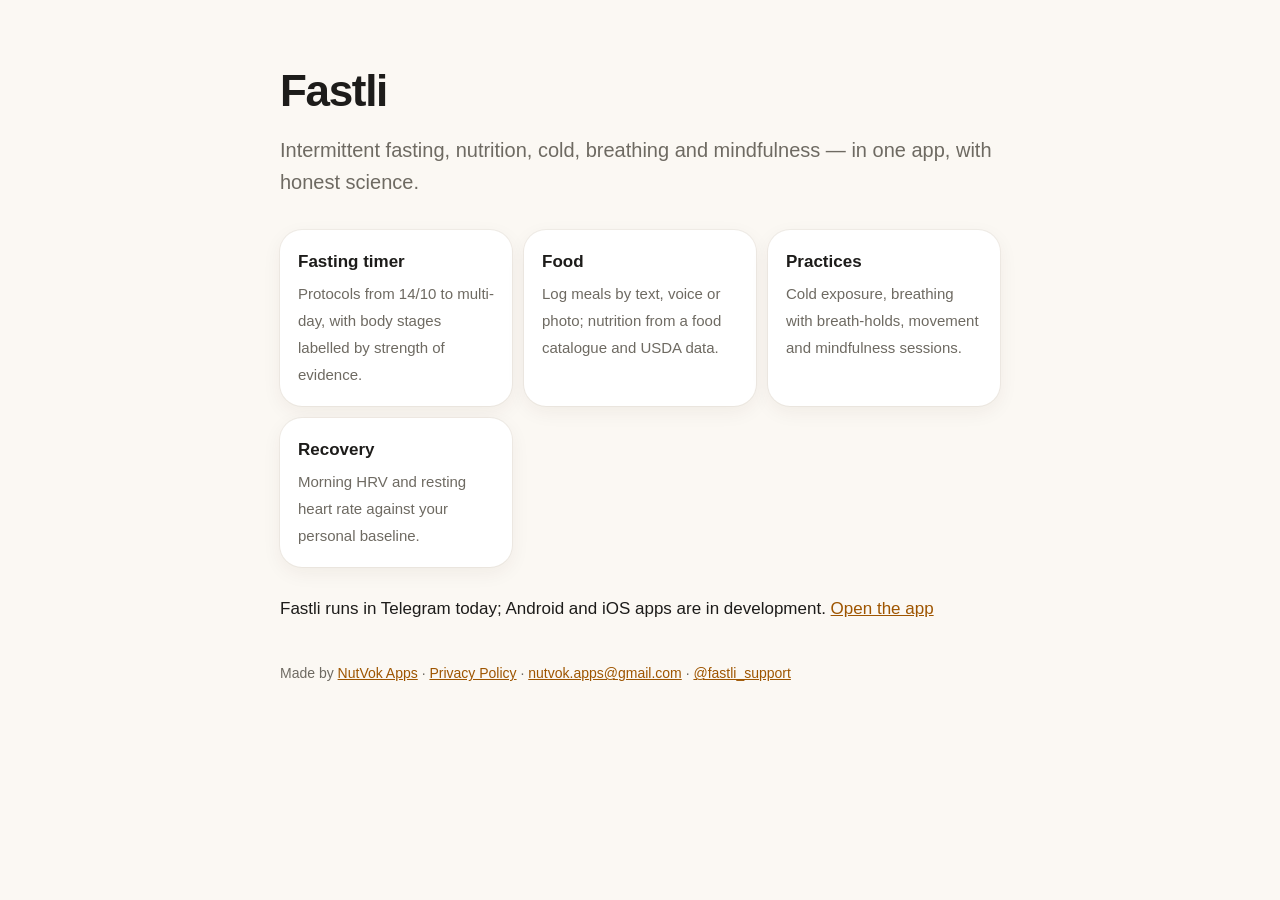
<file: fastli/index.html>
<!doctype html>
<html lang="en">
<head>
<meta charset="utf-8">
<meta name="viewport" content="width=device-width, initial-scale=1">
<title>Fastli — fasting, cold, breathing</title>
<meta name="description" content="Fastli: intermittent fasting, nutrition, cold exposure, breathing and mindfulness in one app. Evidence-based, no marketing claims.">
<style>
  body{margin:0;background:#FBF8F3;color:#1D1C1A;font:17px/1.6 -apple-system,BlinkMacSystemFont,"Segoe UI",Roboto,sans-serif}
  main{max-width:720px;margin:0 auto;padding:56px 22px 64px}
  h1{font-size:44px;letter-spacing:-.03em;margin:0} .lead{font-size:20px;color:#6E6A62;margin:8px 0 32px}
  .grid{display:grid;grid-template-columns:repeat(auto-fit,minmax(200px,1fr));gap:12px}
  .card{background:#fff;border-radius:22px;padding:18px;box-shadow:0 0 0 1px rgba(60,40,20,.05),0 6px 20px rgba(60,40,20,.06)}
  .card b{display:block;font-size:17px;margin-bottom:4px} .card span{color:#6E6A62;font-size:15px}
  a{color:#9E5500} footer{margin-top:40px;font-size:14px;color:#6E6A62}
  @media (prefers-color-scheme:dark){body{background:#0B0B0C;color:#F4F3F0}.lead,.card span,footer{color:#A3A09A}.card{background:#1A1A1C;box-shadow:0 0 0 1px rgba(255,255,255,.06)}a{color:#FFB45C}}
</style>
</head>
<body><main>
<h1>Fastli</h1>
<p class="lead">Intermittent fasting, nutrition, cold, breathing and mindfulness — in one app, with honest science.</p>
<div class="grid">
  <div class="card"><b>Fasting timer</b><span>Protocols from 14/10 to multi-day, with body stages labelled by strength of evidence.</span></div>
  <div class="card"><b>Food</b><span>Log meals by text, voice or photo; nutrition from a food catalogue and USDA data.</span></div>
  <div class="card"><b>Practices</b><span>Cold exposure, breathing with breath-holds, movement and mindfulness sessions.</span></div>
  <div class="card"><b>Recovery</b><span>Morning HRV and resting heart rate against your personal baseline.</span></div>
</div>
<p style="margin-top:28px">Fastli runs in Telegram today; Android and iOS apps are in development. <a href="https://fastli-miniapp.vercel.app/">Open the app</a></p>
<footer>Made by <a href="https://nutvokapps.github.io/">NutVok Apps</a> · <a href="privacy.html">Privacy Policy</a> · <a href="mailto:nutvok.apps@gmail.com">nutvok.apps@gmail.com</a> · <a href="https://t.me/fastli_support">@fastli_support</a></footer>
</main></body>
</html>
</file>
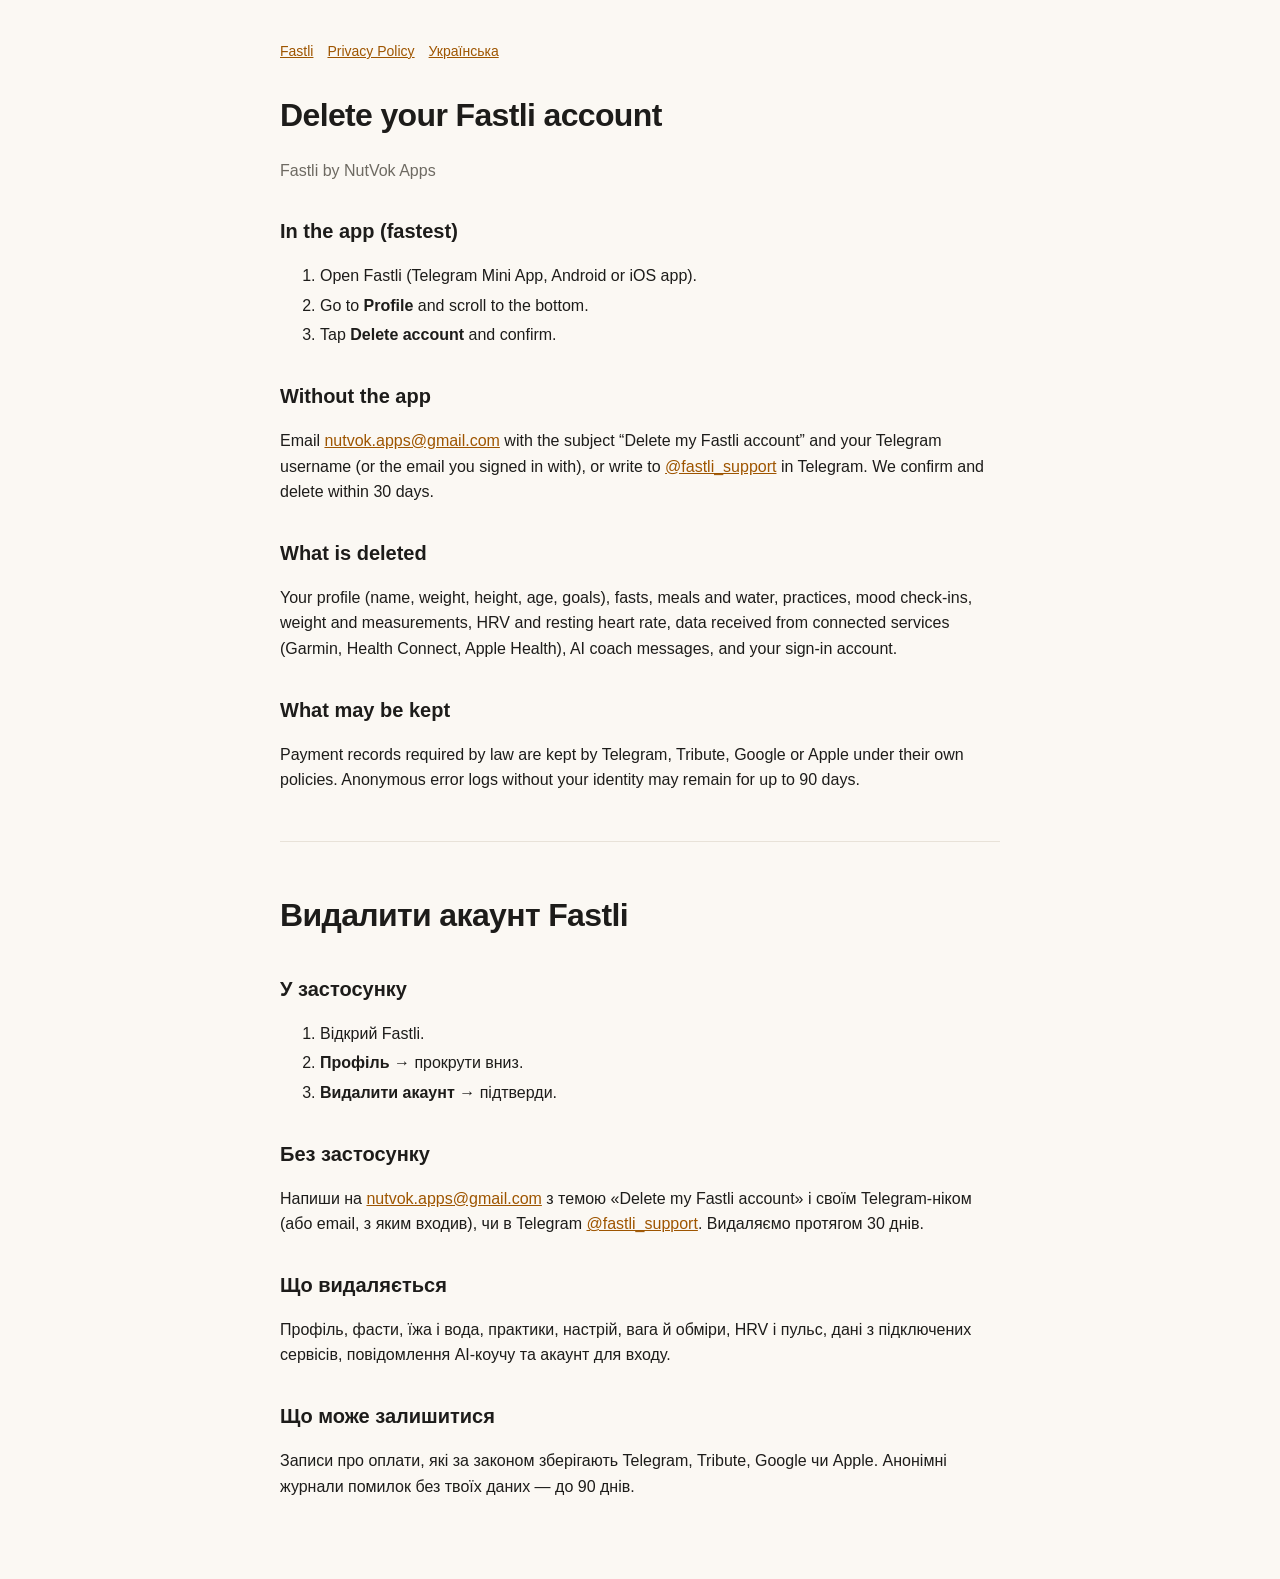
<file: fastli/delete-account.html>
<!doctype html>
<html lang="en">
<head>
<meta charset="utf-8">
<meta name="viewport" content="width=device-width, initial-scale=1">
<title>Fastli — Delete your account and data</title>
<style>
  body{margin:0;background:#FBF8F3;color:#1D1C1A;font:16px/1.6 -apple-system,BlinkMacSystemFont,"Segoe UI",Roboto,sans-serif}
  main{max-width:720px;margin:0 auto;padding:40px 22px 64px}
  h1{font-size:32px;letter-spacing:-.02em;margin:0 0 4px} h2{font-size:20px;margin:32px 0 8px}
  .muted{color:#6E6A62} a{color:#9E5500} ul{padding-left:20px} li{margin:4px 0}
  nav{margin-bottom:28px;font-size:14px} nav a{margin-right:14px}
  hr{border:none;border-top:1px solid #E8E2D8;margin:48px 0}
  @media (prefers-color-scheme:dark){body{background:#0B0B0C;color:#F4F3F0}.muted{color:#A3A09A}a{color:#FFB45C}hr{border-color:#26262A}}
</style>
</head>
<body><main>
<nav><a href="./">Fastli</a><a href="privacy.html">Privacy Policy</a><a href="#uk">Українська</a></nav>
<section id="en">
<h1>Delete your Fastli account</h1>
<p class="muted">Fastli by NutVok Apps</p>
<h2>In the app (fastest)</h2>
<ol>
  <li>Open Fastli (Telegram Mini App, Android or iOS app).</li>
  <li>Go to <b>Profile</b> and scroll to the bottom.</li>
  <li>Tap <b>Delete account</b> and confirm.</li>
</ol>
<h2>Without the app</h2>
<p>Email <a href="mailto:nutvok.apps@gmail.com?subject=Delete%20my%20Fastli%20account">nutvok.apps@gmail.com</a> with the subject “Delete my Fastli account” and your Telegram username (or the email you signed in with), or write to <a href="https://t.me/fastli_support">@fastli_support</a> in Telegram. We confirm and delete within 30 days.</p>
<h2>What is deleted</h2>
<p>Your profile (name, weight, height, age, goals), fasts, meals and water, practices, mood check-ins, weight and measurements, HRV and resting heart rate, data received from connected services (Garmin, Health Connect, Apple Health), AI coach messages, and your sign-in account.</p>
<h2>What may be kept</h2>
<p>Payment records required by law are kept by Telegram, Tribute, Google or Apple under their own policies. Anonymous error logs without your identity may remain for up to 90 days.</p>
</section>
<hr>
<section id="uk" lang="uk">
<h1>Видалити акаунт Fastli</h1>
<h2>У застосунку</h2>
<ol><li>Відкрий Fastli.</li><li><b>Профіль</b> → прокрути вниз.</li><li><b>Видалити акаунт</b> → підтверди.</li></ol>
<h2>Без застосунку</h2>
<p>Напиши на <a href="mailto:nutvok.apps@gmail.com?subject=Delete%20my%20Fastli%20account">nutvok.apps@gmail.com</a> з темою «Delete my Fastli account» і своїм Telegram-ніком (або email, з яким входив), чи в Telegram <a href="https://t.me/fastli_support">@fastli_support</a>. Видаляємо протягом 30 днів.</p>
<h2>Що видаляється</h2>
<p>Профіль, фасти, їжа і вода, практики, настрій, вага й обміри, HRV і пульс, дані з підключених сервісів, повідомлення AI-коучу та акаунт для входу.</p>
<h2>Що може залишитися</h2>
<p>Записи про оплати, які за законом зберігають Telegram, Tribute, Google чи Apple. Анонімні журнали помилок без твоїх даних — до 90 днів.</p>
</section>
</main></body>
</html>
</file>
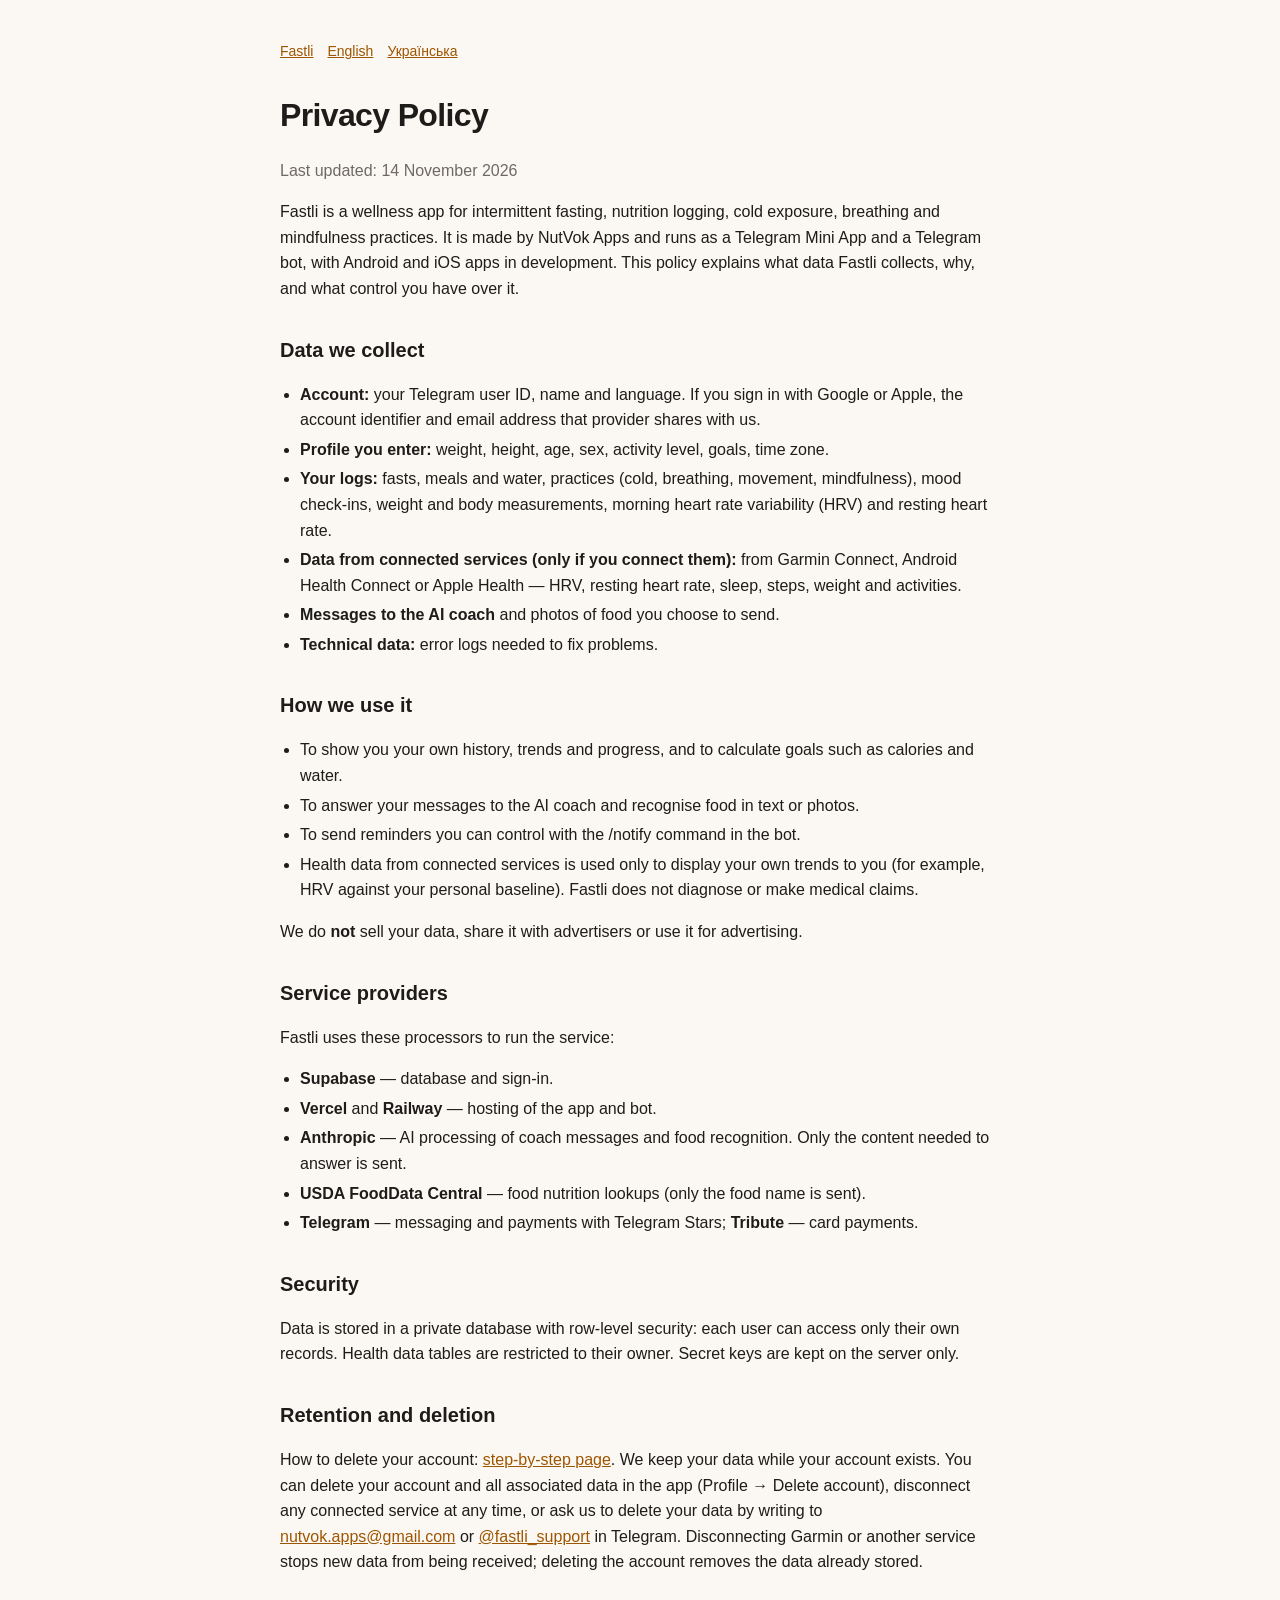
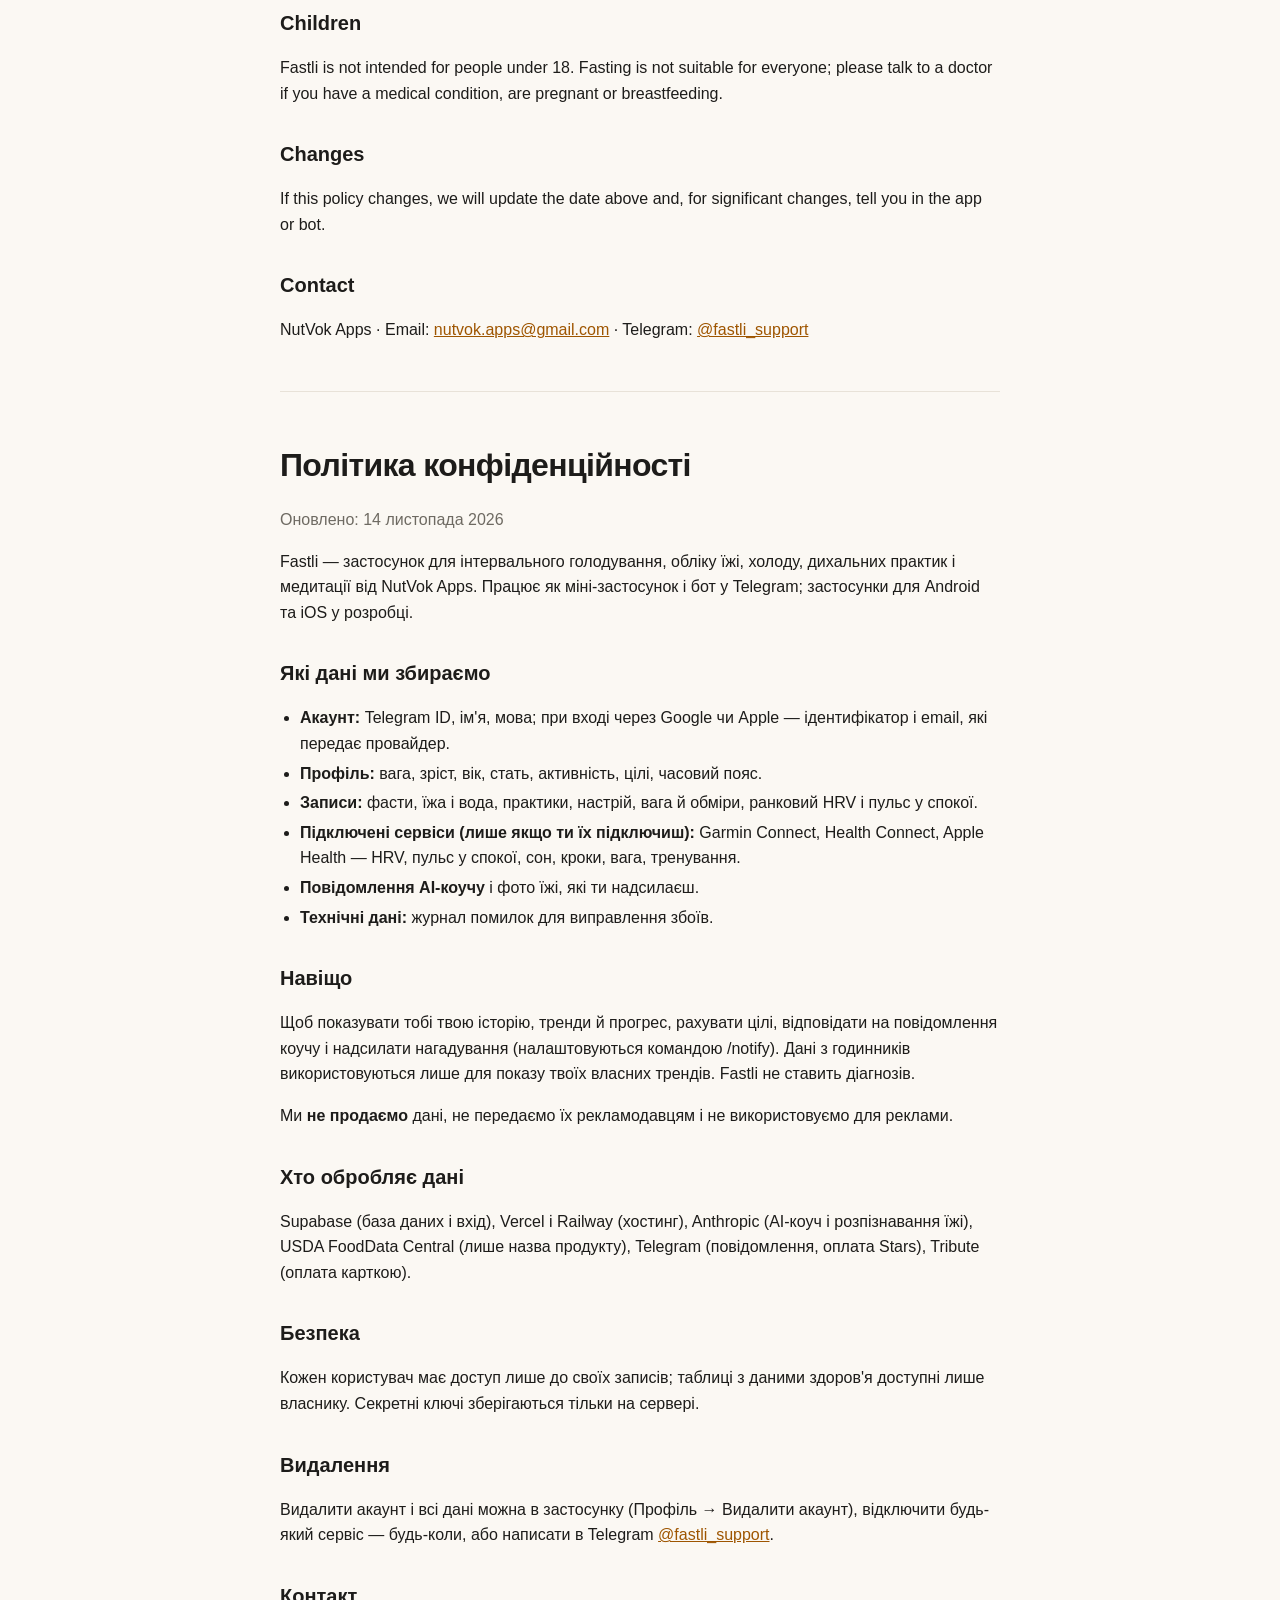
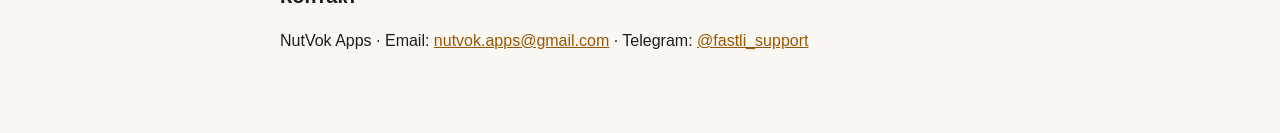
<file: fastli/privacy.html>
<!doctype html>
<html lang="en">
<head>
<meta charset="utf-8">
<meta name="viewport" content="width=device-width, initial-scale=1">
<title>Fastli — Privacy Policy</title>
<style>
  body{margin:0;background:#FBF8F3;color:#1D1C1A;font:16px/1.6 -apple-system,BlinkMacSystemFont,"Segoe UI",Roboto,sans-serif}
  main{max-width:720px;margin:0 auto;padding:40px 22px 64px}
  h1{font-size:32px;letter-spacing:-.02em;margin:0 0 4px} h2{font-size:20px;margin:32px 0 8px}
  .muted{color:#6E6A62} a{color:#9E5500} ul{padding-left:20px} li{margin:4px 0}
  nav{margin-bottom:28px;font-size:14px} nav a{margin-right:14px}
  hr{border:none;border-top:1px solid #E8E2D8;margin:48px 0}
  @media (prefers-color-scheme:dark){body{background:#0B0B0C;color:#F4F3F0}.muted{color:#A3A09A}a{color:#FFB45C}hr{border-color:#26262A}}
</style>
</head>
<body><main>
<nav><a href="./">Fastli</a><a href="#en">English</a><a href="#uk">Українська</a></nav>

<section id="en">
<h1>Privacy Policy</h1>
<p class="muted">Last updated: 14 November 2026</p>

<p>Fastli is a wellness app for intermittent fasting, nutrition logging, cold exposure, breathing and mindfulness practices. It is made by NutVok Apps and runs as a Telegram Mini App and a Telegram bot, with Android and iOS apps in development. This policy explains what data Fastli collects, why, and what control you have over it.</p>

<h2>Data we collect</h2>
<ul>
  <li><b>Account:</b> your Telegram user ID, name and language. If you sign in with Google or Apple, the account identifier and email address that provider shares with us.</li>
  <li><b>Profile you enter:</b> weight, height, age, sex, activity level, goals, time zone.</li>
  <li><b>Your logs:</b> fasts, meals and water, practices (cold, breathing, movement, mindfulness), mood check-ins, weight and body measurements, morning heart rate variability (HRV) and resting heart rate.</li>
  <li><b>Data from connected services (only if you connect them):</b> from Garmin Connect, Android Health Connect or Apple Health — HRV, resting heart rate, sleep, steps, weight and activities.</li>
  <li><b>Messages to the AI coach</b> and photos of food you choose to send.</li>
  <li><b>Technical data:</b> error logs needed to fix problems.</li>
</ul>

<h2>How we use it</h2>
<ul>
  <li>To show you your own history, trends and progress, and to calculate goals such as calories and water.</li>
  <li>To answer your messages to the AI coach and recognise food in text or photos.</li>
  <li>To send reminders you can control with the /notify command in the bot.</li>
  <li>Health data from connected services is used only to display your own trends to you (for example, HRV against your personal baseline). Fastli does not diagnose or make medical claims.</li>
</ul>
<p>We do <b>not</b> sell your data, share it with advertisers or use it for advertising.</p>

<h2>Service providers</h2>
<p>Fastli uses these processors to run the service:</p>
<ul>
  <li><b>Supabase</b> — database and sign-in.</li>
  <li><b>Vercel</b> and <b>Railway</b> — hosting of the app and bot.</li>
  <li><b>Anthropic</b> — AI processing of coach messages and food recognition. Only the content needed to answer is sent.</li>
  <li><b>USDA FoodData Central</b> — food nutrition lookups (only the food name is sent).</li>
  <li><b>Telegram</b> — messaging and payments with Telegram Stars; <b>Tribute</b> — card payments.</li>
</ul>

<h2>Security</h2>
<p>Data is stored in a private database with row-level security: each user can access only their own records. Health data tables are restricted to their owner. Secret keys are kept on the server only.</p>

<h2>Retention and deletion</h2>
<p>How to delete your account: <a href="delete-account.html">step-by-step page</a>. We keep your data while your account exists. You can delete your account and all associated data in the app (Profile → Delete account), disconnect any connected service at any time, or ask us to delete your data by writing to <a href="mailto:nutvok.apps@gmail.com">nutvok.apps@gmail.com</a> or <a href="https://t.me/fastli_support">@fastli_support</a> in Telegram. Disconnecting Garmin or another service stops new data from being received; deleting the account removes the data already stored.</p>

<h2>Children</h2>
<p>Fastli is not intended for people under 18. Fasting is not suitable for everyone; please talk to a doctor if you have a medical condition, are pregnant or breastfeeding.</p>

<h2>Changes</h2>
<p>If this policy changes, we will update the date above and, for significant changes, tell you in the app or bot.</p>

<h2>Contact</h2>
<p>NutVok Apps · Email: <a href="mailto:nutvok.apps@gmail.com">nutvok.apps@gmail.com</a> · Telegram: <a href="https://t.me/fastli_support">@fastli_support</a></p>
</section>

<hr>

<section id="uk" lang="uk">
<h1>Політика конфіденційності</h1>
<p class="muted">Оновлено: 14 листопада 2026</p>
<p>Fastli — застосунок для інтервального голодування, обліку їжі, холоду, дихальних практик і медитації від NutVok Apps. Працює як міні-застосунок і бот у Telegram; застосунки для Android та iOS у розробці.</p>
<h2>Які дані ми збираємо</h2>
<ul>
  <li><b>Акаунт:</b> Telegram ID, ім'я, мова; при вході через Google чи Apple — ідентифікатор і email, які передає провайдер.</li>
  <li><b>Профіль:</b> вага, зріст, вік, стать, активність, цілі, часовий пояс.</li>
  <li><b>Записи:</b> фасти, їжа і вода, практики, настрій, вага й обміри, ранковий HRV і пульс у спокої.</li>
  <li><b>Підключені сервіси (лише якщо ти їх підключиш):</b> Garmin Connect, Health Connect, Apple Health — HRV, пульс у спокої, сон, кроки, вага, тренування.</li>
  <li><b>Повідомлення AI-коучу</b> і фото їжі, які ти надсилаєш.</li>
  <li><b>Технічні дані:</b> журнал помилок для виправлення збоїв.</li>
</ul>
<h2>Навіщо</h2>
<p>Щоб показувати тобі твою історію, тренди й прогрес, рахувати цілі, відповідати на повідомлення коучу і надсилати нагадування (налаштовуються командою /notify). Дані з годинників використовуються лише для показу твоїх власних трендів. Fastli не ставить діагнозів.</p>
<p>Ми <b>не продаємо</b> дані, не передаємо їх рекламодавцям і не використовуємо для реклами.</p>
<h2>Хто обробляє дані</h2>
<p>Supabase (база даних і вхід), Vercel і Railway (хостинг), Anthropic (AI-коуч і розпізнавання їжі), USDA FoodData Central (лише назва продукту), Telegram (повідомлення, оплата Stars), Tribute (оплата карткою).</p>
<h2>Безпека</h2>
<p>Кожен користувач має доступ лише до своїх записів; таблиці з даними здоров'я доступні лише власнику. Секретні ключі зберігаються тільки на сервері.</p>
<h2>Видалення</h2>
<p>Видалити акаунт і всі дані можна в застосунку (Профіль → Видалити акаунт), відключити будь-який сервіс — будь-коли, або написати в Telegram <a href="https://t.me/fastli_support">@fastli_support</a>.</p>
<h2>Контакт</h2>
<p>NutVok Apps · Email: <a href="mailto:nutvok.apps@gmail.com">nutvok.apps@gmail.com</a> · Telegram: <a href="https://t.me/fastli_support">@fastli_support</a></p>
</section>
</main></body>
</html>
</file>
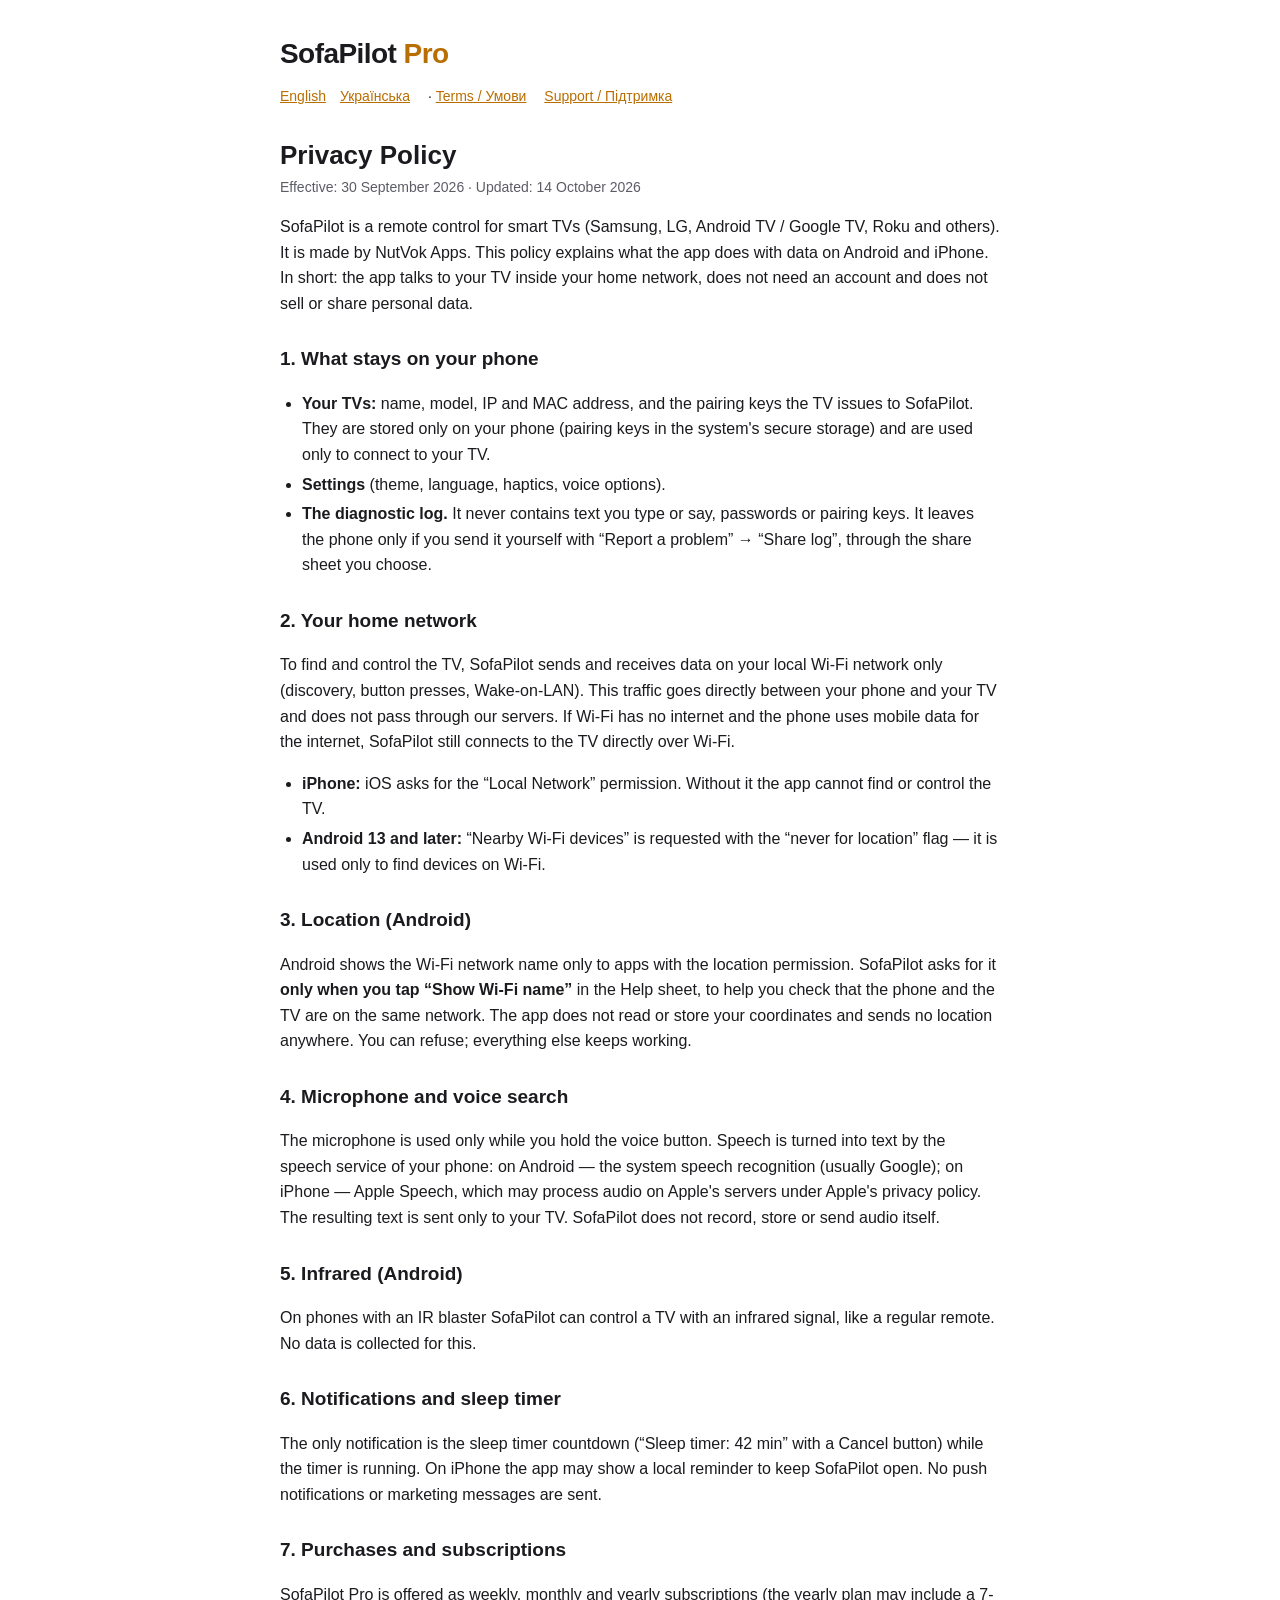
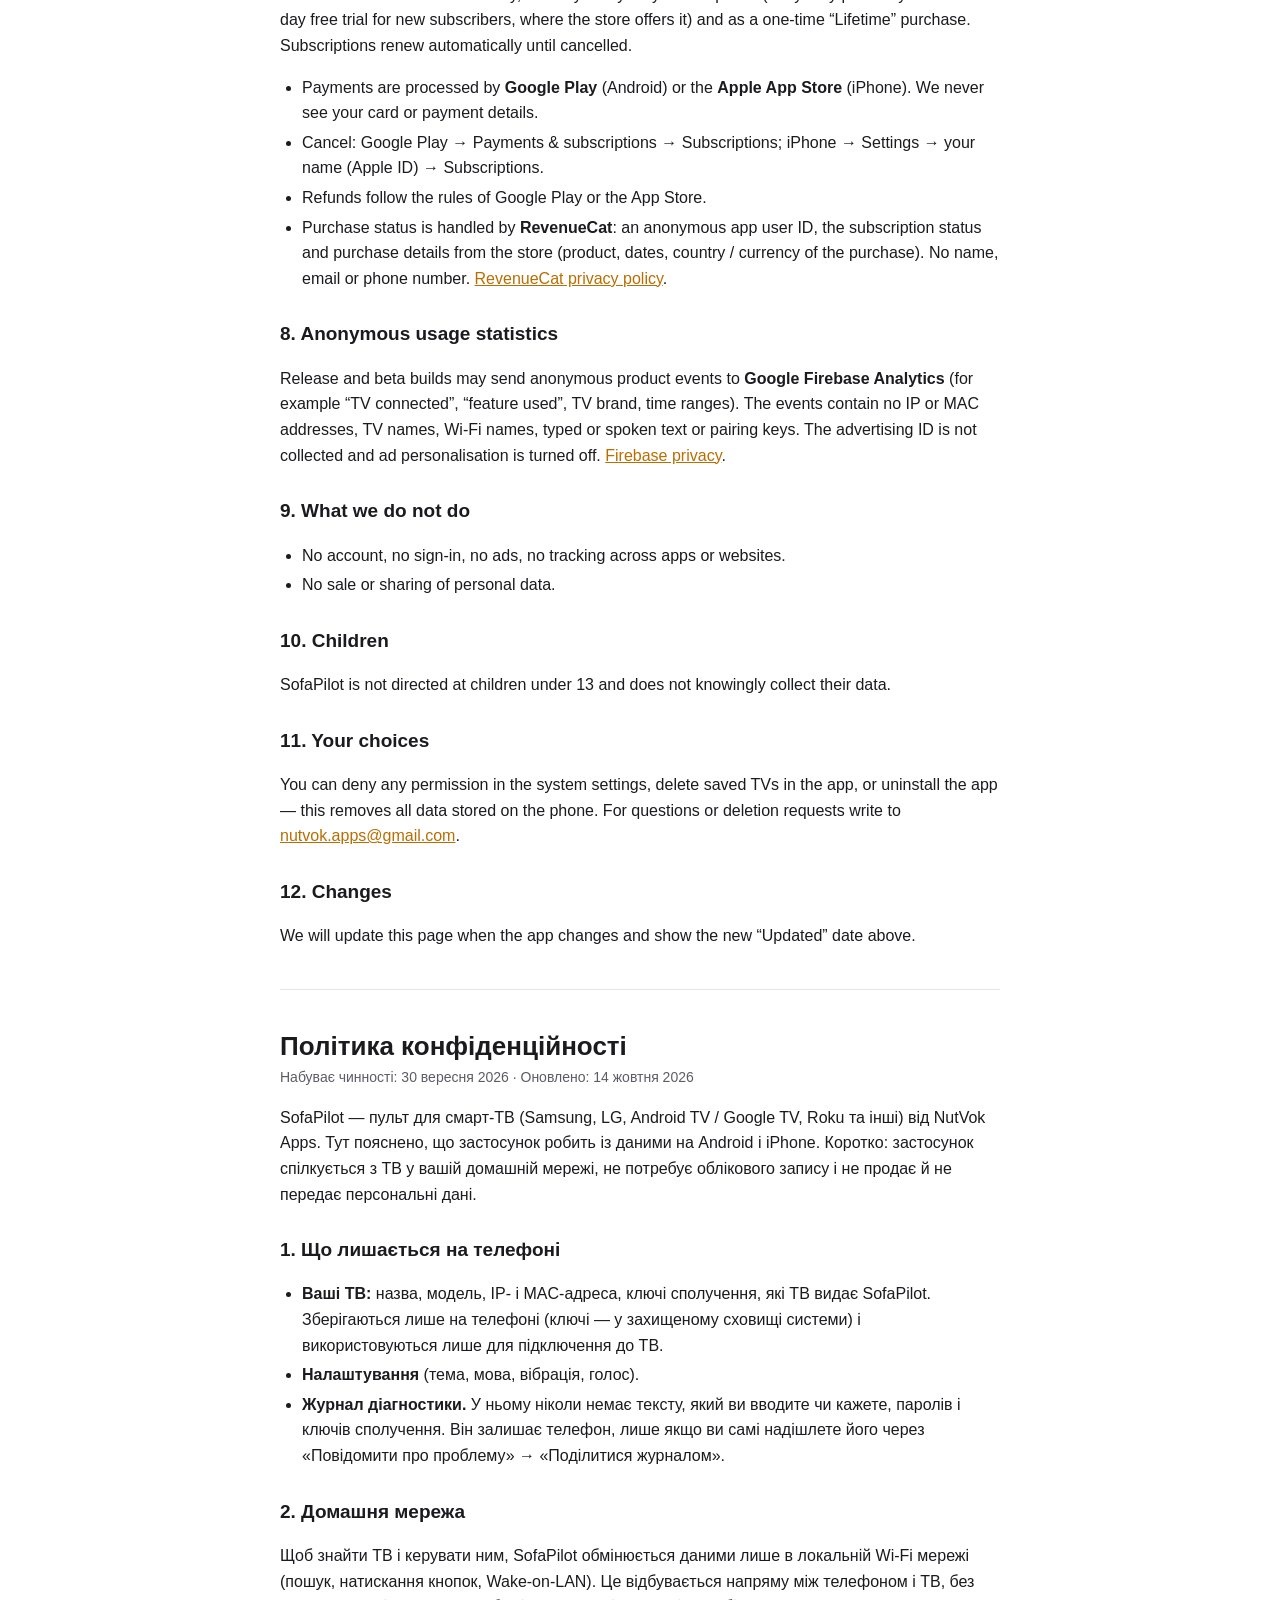
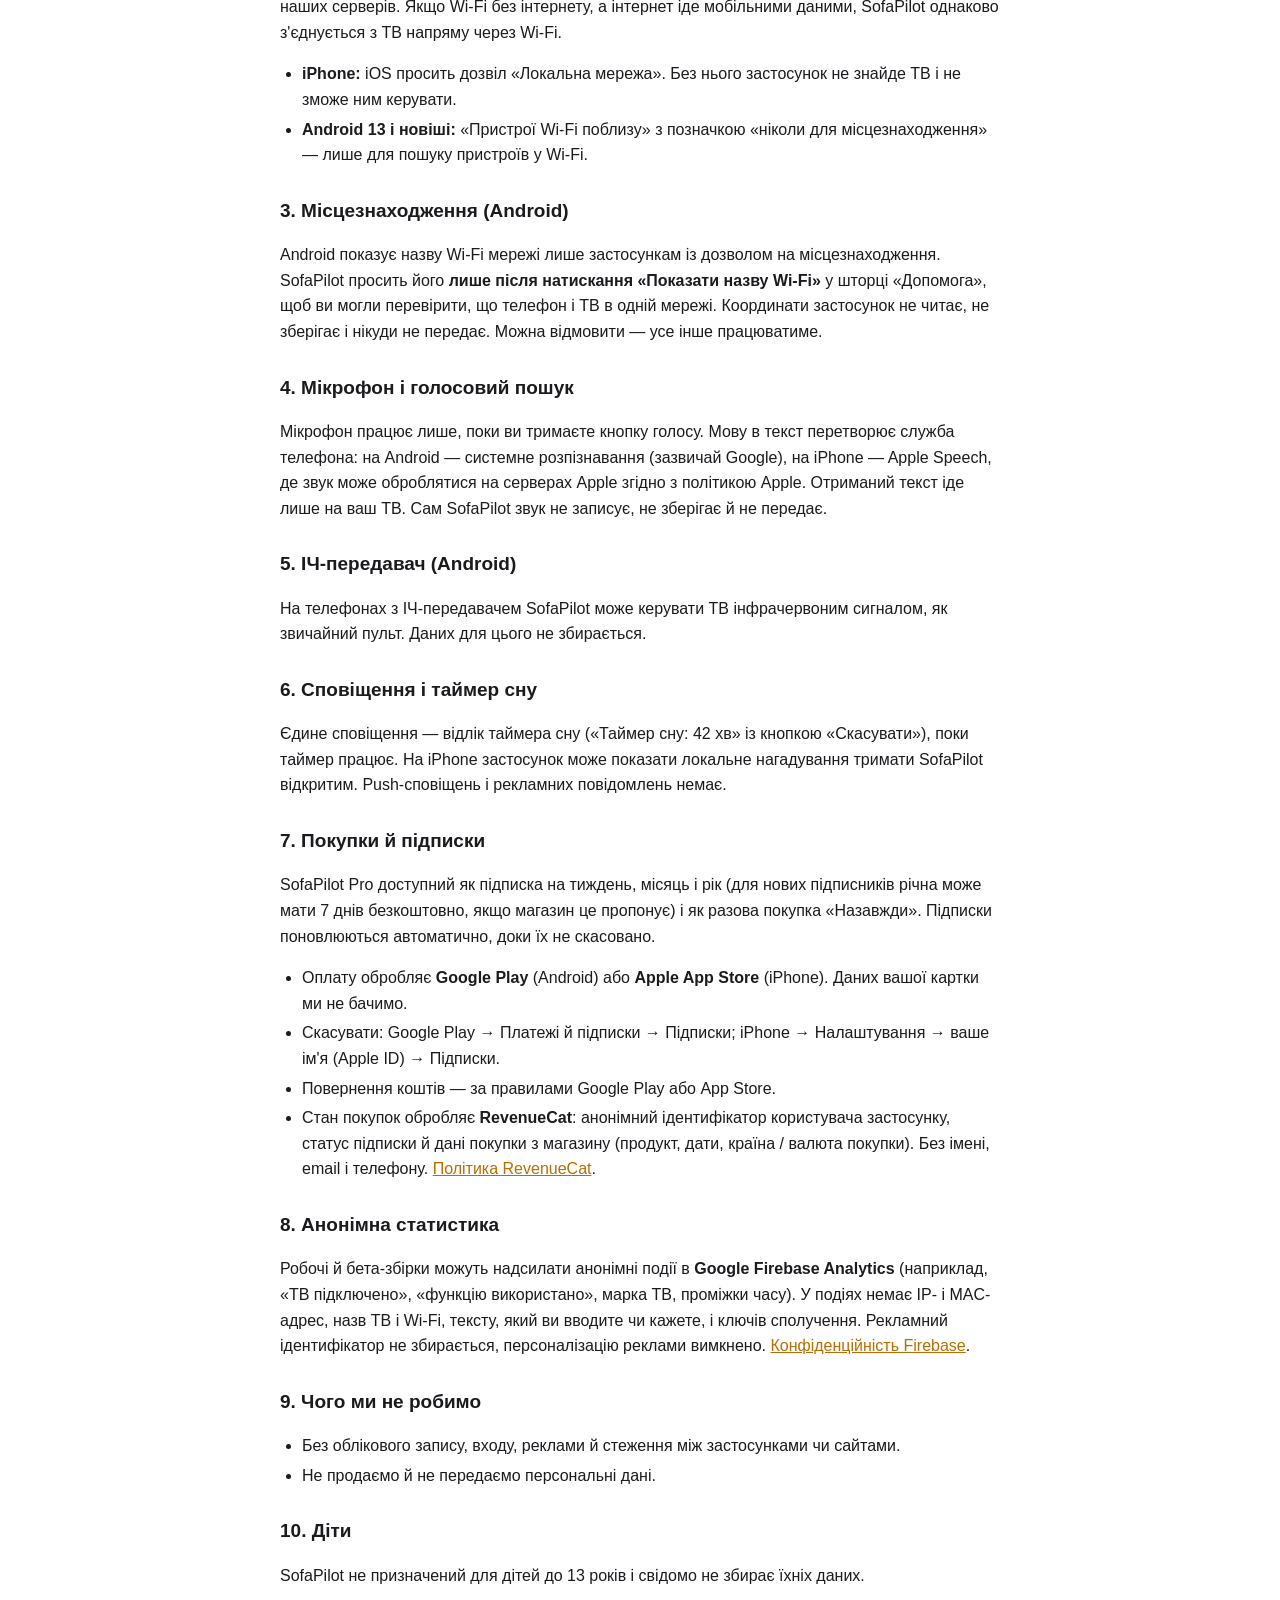
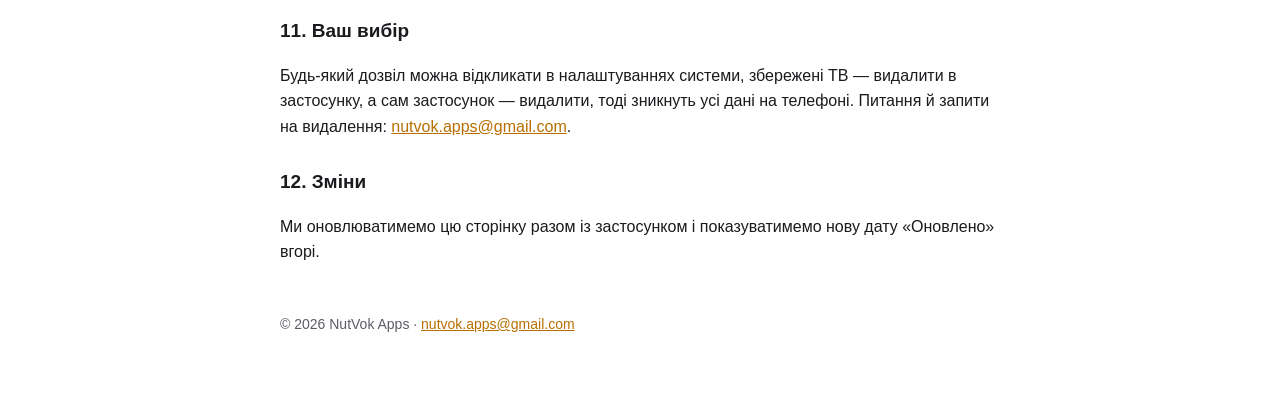
<file: sofapilot/privacy.html>
<!doctype html>
<html lang="en">
<head>
<meta charset="utf-8">
<meta name="viewport" content="width=device-width, initial-scale=1">
<title>SofaPilot — Privacy Policy</title>
<link rel="stylesheet" href="style.css">
</head>
<body>
<main>
<header>
  <div class="brand">SofaPilot <span>Pro</span></div>
  <nav>
    <a href="#en">English</a><a href="#uk">Українська</a>
    · <a href="terms.html">Terms / Умови</a>
    <a href="support.html">Support / Підтримка</a>
  </nav>
</header>

<section id="en">
<h1>Privacy Policy</h1>
<p class="dates">Effective: 30 September 2026 · Updated: 14 October 2026</p>

<p>SofaPilot is a remote control for smart TVs (Samsung, LG, Android TV / Google TV,
Roku and others). It is made by NutVok Apps. This policy explains what the app
does with data on Android and iPhone. In short: the app talks to your TV inside
your home network, does not need an account and does not sell or share personal
data.</p>

<h2>1. What stays on your phone</h2>
<ul>
  <li><b>Your TVs:</b> name, model, IP and MAC address, and the pairing keys the TV
    issues to SofaPilot. They are stored only on your phone (pairing keys in the
    system's secure storage) and are used only to connect to your TV.</li>
  <li><b>Settings</b> (theme, language, haptics, voice options).</li>
  <li><b>The diagnostic log.</b> It never contains text you type or say, passwords
    or pairing keys. It leaves the phone only if you send it yourself with
    “Report a problem” → “Share log”, through the share sheet you choose.</li>
</ul>

<h2>2. Your home network</h2>
<p>To find and control the TV, SofaPilot sends and receives data on your local
Wi-Fi network only (discovery, button presses, Wake-on-LAN). This traffic goes
directly between your phone and your TV and does not pass through our servers.
If Wi-Fi has no internet and the phone uses mobile data for the internet,
SofaPilot still connects to the TV directly over Wi-Fi.</p>
<ul>
  <li><b>iPhone:</b> iOS asks for the “Local Network” permission. Without it the app
    cannot find or control the TV.</li>
  <li><b>Android 13 and later:</b> “Nearby Wi-Fi devices” is requested with the
    “never for location” flag — it is used only to find devices on Wi-Fi.</li>
</ul>

<h2>3. Location (Android)</h2>
<p>Android shows the Wi-Fi network name only to apps with the location
permission. SofaPilot asks for it <b>only when you tap “Show Wi-Fi name”</b> in the
Help sheet, to help you check that the phone and the TV are on the same network.
The app does not read or store your coordinates and sends no location anywhere.
You can refuse; everything else keeps working.</p>

<h2>4. Microphone and voice search</h2>
<p>The microphone is used only while you hold the voice button. Speech is turned
into text by the speech service of your phone: on Android — the system speech
recognition (usually Google); on iPhone — Apple Speech, which may process
audio on Apple's servers under Apple's privacy policy. The resulting text is
sent only to your TV. SofaPilot does not record, store or send audio itself.</p>

<h2>5. Infrared (Android)</h2>
<p>On phones with an IR blaster SofaPilot can control a TV with an infrared
signal, like a regular remote. No data is collected for this.</p>

<h2>6. Notifications and sleep timer</h2>
<p>The only notification is the sleep timer countdown (“Sleep timer: 42 min”
with a Cancel button) while the timer is running. On iPhone the app may show a
local reminder to keep SofaPilot open. No push notifications or marketing
messages are sent.</p>

<h2>7. Purchases and subscriptions</h2>
<p>SofaPilot Pro is offered as weekly, monthly and yearly subscriptions (the
yearly plan may include a 7-day free trial for new subscribers, where the store
offers it) and as a one-time “Lifetime” purchase. Subscriptions renew
automatically until cancelled.</p>
<ul>
  <li>Payments are processed by <b>Google Play</b> (Android) or the <b>Apple App
    Store</b> (iPhone). We never see your card or payment details.</li>
  <li>Cancel: Google Play → Payments &amp; subscriptions → Subscriptions; iPhone →
    Settings → your name (Apple ID) → Subscriptions.</li>
  <li>Refunds follow the rules of Google Play or the App Store.</li>
  <li>Purchase status is handled by <b>RevenueCat</b>: an anonymous app user ID,
    the subscription status and purchase details from the store (product, dates,
    country / currency of the purchase). No name, email or phone number.
    <a href="https://www.revenuecat.com/privacy">RevenueCat privacy policy</a>.</li>
</ul>

<h2>8. Anonymous usage statistics</h2>
<p>Release and beta builds may send anonymous product events to <b>Google
Firebase Analytics</b> (for example “TV connected”, “feature used”, TV brand,
time ranges). The events contain no IP or MAC addresses, TV names, Wi-Fi names,
typed or spoken text or pairing keys. The advertising ID is not collected and
ad personalisation is turned off.
<a href="https://firebase.google.com/support/privacy">Firebase privacy</a>.</p>

<h2>9. What we do not do</h2>
<ul>
  <li>No account, no sign-in, no ads, no tracking across apps or websites.</li>
  <li>No sale or sharing of personal data.</li>
</ul>

<h2>10. Children</h2>
<p>SofaPilot is not directed at children under 13 and does not knowingly collect
their data.</p>

<h2>11. Your choices</h2>
<p>You can deny any permission in the system settings, delete saved TVs in the
app, or uninstall the app — this removes all data stored on the phone. For
questions or deletion requests write to
<a href="mailto:nutvok.apps@gmail.com">nutvok.apps@gmail.com</a>.</p>

<h2>12. Changes</h2>
<p>We will update this page when the app changes and show the new “Updated” date
above.</p>
</section>

<section id="uk" class="lang" lang="uk">
<h1>Політика конфіденційності</h1>
<p class="dates">Набуває чинності: 30 вересня 2026 · Оновлено: 14 жовтня 2026</p>

<p>SofaPilot — пульт для смарт-ТВ (Samsung, LG, Android TV / Google TV, Roku та
інші) від NutVok Apps. Тут пояснено, що застосунок робить із даними на Android і
iPhone. Коротко: застосунок спілкується з ТВ у вашій домашній мережі, не
потребує облікового запису і не продає й не передає персональні дані.</p>

<h2>1. Що лишається на телефоні</h2>
<ul>
  <li><b>Ваші ТВ:</b> назва, модель, IP- і MAC-адреса, ключі сполучення, які ТВ
    видає SofaPilot. Зберігаються лише на телефоні (ключі — у захищеному
    сховищі системи) і використовуються лише для підключення до ТВ.</li>
  <li><b>Налаштування</b> (тема, мова, вібрація, голос).</li>
  <li><b>Журнал діагностики.</b> У ньому ніколи немає тексту, який ви вводите чи
    кажете, паролів і ключів сполучення. Він залишає телефон, лише якщо ви самі
    надішлете його через «Повідомити про проблему» → «Поділитися журналом».</li>
</ul>

<h2>2. Домашня мережа</h2>
<p>Щоб знайти ТВ і керувати ним, SofaPilot обмінюється даними лише в локальній
Wi-Fi мережі (пошук, натискання кнопок, Wake-on-LAN). Це відбувається напряму між
телефоном і ТВ, без наших серверів. Якщо Wi-Fi без інтернету, а інтернет іде
мобільними даними, SofaPilot однаково з'єднується з ТВ напряму через Wi-Fi.</p>
<ul>
  <li><b>iPhone:</b> iOS просить дозвіл «Локальна мережа». Без нього застосунок не
    знайде ТВ і не зможе ним керувати.</li>
  <li><b>Android 13 і новіші:</b> «Пристрої Wi-Fi поблизу» з позначкою «ніколи для
    місцезнаходження» — лише для пошуку пристроїв у Wi-Fi.</li>
</ul>

<h2>3. Місцезнаходження (Android)</h2>
<p>Android показує назву Wi-Fi мережі лише застосункам із дозволом на
місцезнаходження. SofaPilot просить його <b>лише після натискання «Показати назву
Wi-Fi»</b> у шторці «Допомога», щоб ви могли перевірити, що телефон і ТВ в одній
мережі. Координати застосунок не читає, не зберігає і нікуди не передає. Можна
відмовити — усе інше працюватиме.</p>

<h2>4. Мікрофон і голосовий пошук</h2>
<p>Мікрофон працює лише, поки ви тримаєте кнопку голосу. Мову в текст перетворює
служба телефона: на Android — системне розпізнавання (зазвичай Google), на iPhone —
Apple Speech, де звук може оброблятися на серверах Apple згідно з політикою Apple.
Отриманий текст іде лише на ваш ТВ. Сам SofaPilot звук не записує, не зберігає й
не передає.</p>

<h2>5. ІЧ-передавач (Android)</h2>
<p>На телефонах з ІЧ-передавачем SofaPilot може керувати ТВ інфрачервоним
сигналом, як звичайний пульт. Даних для цього не збирається.</p>

<h2>6. Сповіщення і таймер сну</h2>
<p>Єдине сповіщення — відлік таймера сну («Таймер сну: 42 хв» із кнопкою
«Скасувати»), поки таймер працює. На iPhone застосунок може показати локальне
нагадування тримати SofaPilot відкритим. Push-сповіщень і рекламних повідомлень
немає.</p>

<h2>7. Покупки й підписки</h2>
<p>SofaPilot Pro доступний як підписка на тиждень, місяць і рік (для нових
підписників річна може мати 7 днів безкоштовно, якщо магазин це пропонує) і як
разова покупка «Назавжди». Підписки поновлюються автоматично, доки їх не
скасовано.</p>
<ul>
  <li>Оплату обробляє <b>Google Play</b> (Android) або <b>Apple App Store</b>
    (iPhone). Даних вашої картки ми не бачимо.</li>
  <li>Скасувати: Google Play → Платежі й підписки → Підписки; iPhone →
    Налаштування → ваше ім'я (Apple ID) → Підписки.</li>
  <li>Повернення коштів — за правилами Google Play або App Store.</li>
  <li>Стан покупок обробляє <b>RevenueCat</b>: анонімний ідентифікатор
    користувача застосунку, статус підписки й дані покупки з магазину (продукт,
    дати, країна / валюта покупки). Без імені, email і телефону.
    <a href="https://www.revenuecat.com/privacy">Політика RevenueCat</a>.</li>
</ul>

<h2>8. Анонімна статистика</h2>
<p>Робочі й бета-збірки можуть надсилати анонімні події в <b>Google Firebase
Analytics</b> (наприклад, «ТВ підключено», «функцію використано», марка ТВ,
проміжки часу). У подіях немає IP- і MAC-адрес, назв ТВ і Wi-Fi, тексту, який ви
вводите чи кажете, і ключів сполучення. Рекламний ідентифікатор не збирається,
персоналізацію реклами вимкнено.
<a href="https://firebase.google.com/support/privacy">Конфіденційність Firebase</a>.</p>

<h2>9. Чого ми не робимо</h2>
<ul>
  <li>Без облікового запису, входу, реклами й стеження між застосунками чи сайтами.</li>
  <li>Не продаємо й не передаємо персональні дані.</li>
</ul>

<h2>10. Діти</h2>
<p>SofaPilot не призначений для дітей до 13 років і свідомо не збирає їхніх
даних.</p>

<h2>11. Ваш вибір</h2>
<p>Будь-який дозвіл можна відкликати в налаштуваннях системи, збережені ТВ —
видалити в застосунку, а сам застосунок — видалити, тоді зникнуть усі дані на
телефоні. Питання й запити на видалення:
<a href="mailto:nutvok.apps@gmail.com">nutvok.apps@gmail.com</a>.</p>

<h2>12. Зміни</h2>
<p>Ми оновлюватимемо цю сторінку разом із застосунком і показуватимемо нову дату
«Оновлено» вгорі.</p>
</section>

<footer>© 2026 NutVok Apps · <a href="mailto:nutvok.apps@gmail.com">nutvok.apps@gmail.com</a></footer>
</main>
</body>
</html>
</file>
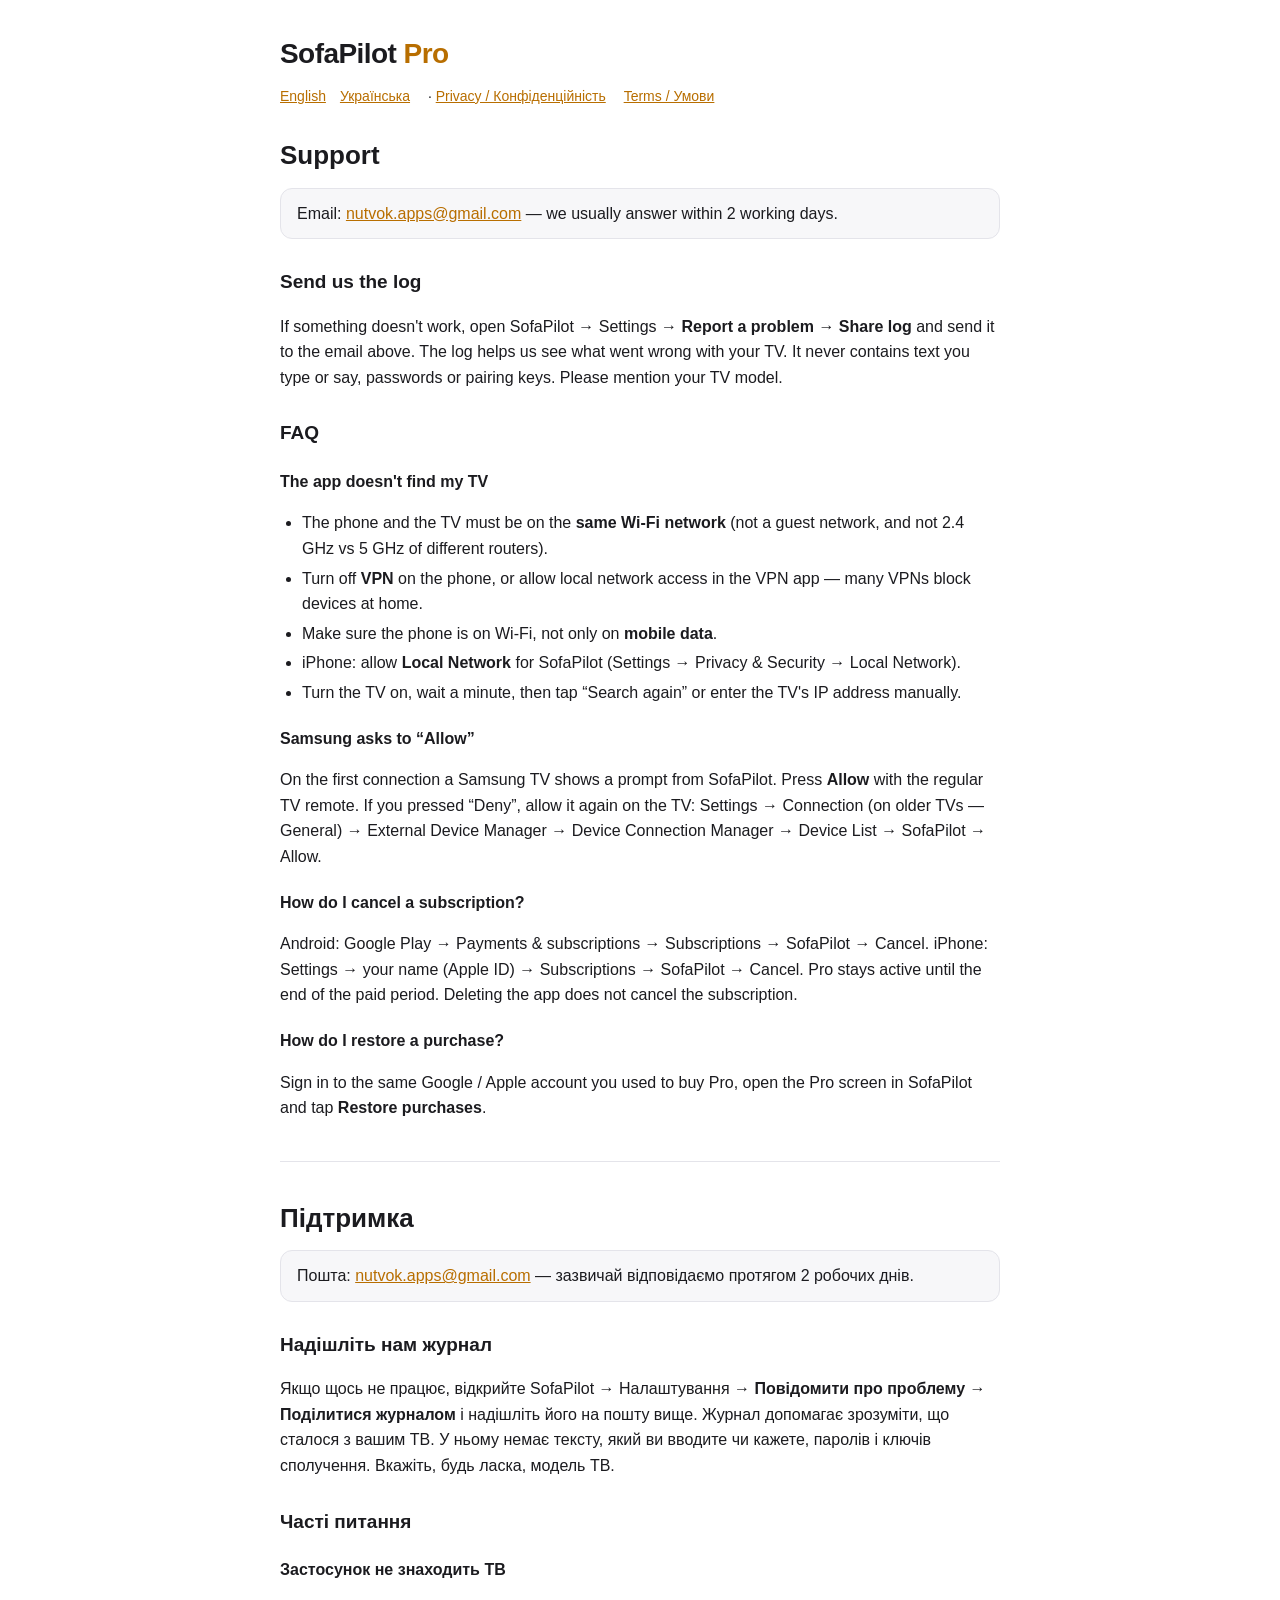
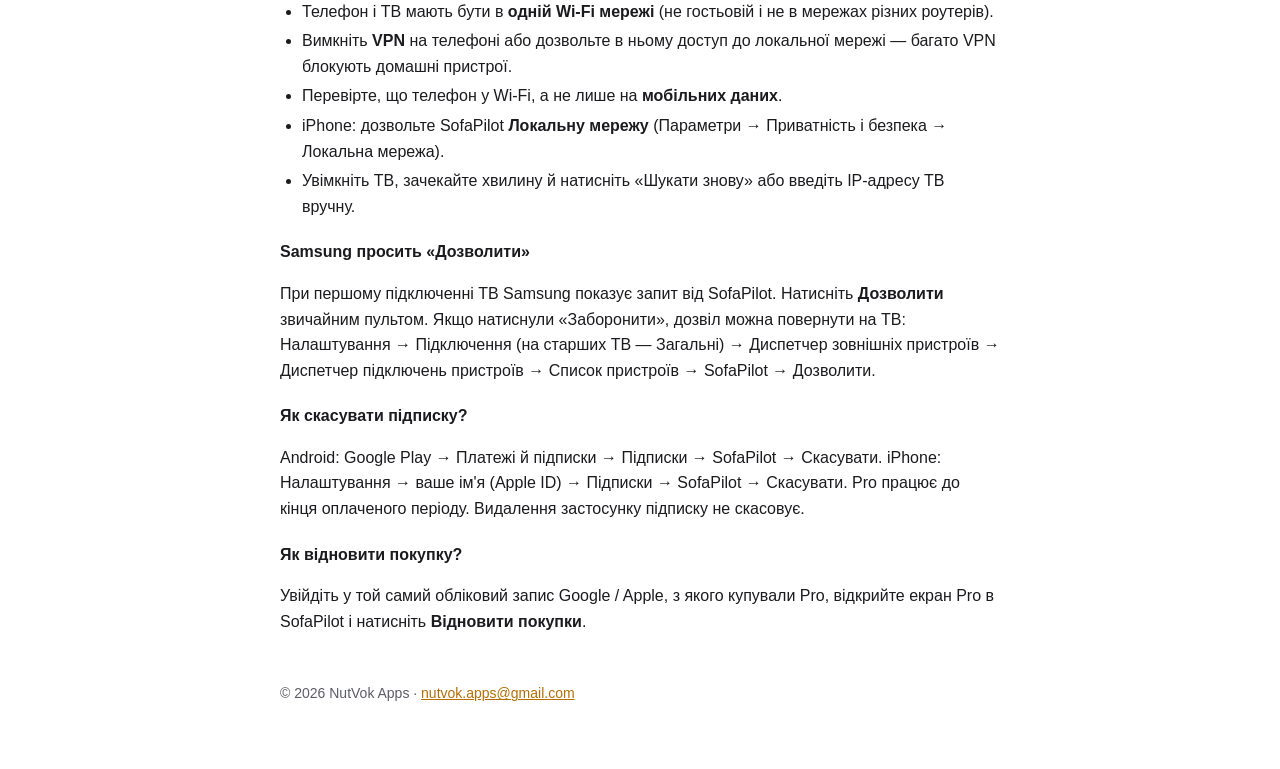
<file: sofapilot/support.html>
<!doctype html>
<html lang="en">
<head>
<meta charset="utf-8">
<meta name="viewport" content="width=device-width, initial-scale=1">
<title>SofaPilot — Support</title>
<link rel="stylesheet" href="style.css">
</head>
<body>
<main>
<header>
  <div class="brand">SofaPilot <span>Pro</span></div>
  <nav>
    <a href="#en">English</a><a href="#uk">Українська</a>
    · <a href="privacy.html">Privacy / Конфіденційність</a>
    <a href="terms.html">Terms / Умови</a>
  </nav>
</header>

<section id="en">
<h1>Support</h1>
<p class="note">Email: <a href="mailto:nutvok.apps@gmail.com">nutvok.apps@gmail.com</a>
— we usually answer within 2 working days.</p>

<h2>Send us the log</h2>
<p>If something doesn't work, open SofaPilot → Settings → <b>Report a problem</b>
→ <b>Share log</b> and send it to the email above. The log helps us
see what went wrong with your TV. It never contains text you type or say,
passwords or pairing keys. Please mention your TV model.</p>

<h2>FAQ</h2>
<h3>The app doesn't find my TV</h3>
<ul>
  <li>The phone and the TV must be on the <b>same Wi-Fi network</b> (not a guest
    network, and not 2.4 GHz vs 5 GHz of different routers).</li>
  <li>Turn off <b>VPN</b> on the phone, or allow local network access in the VPN
    app — many VPNs block devices at home.</li>
  <li>Make sure the phone is on Wi-Fi, not only on <b>mobile data</b>.</li>
  <li>iPhone: allow <b>Local Network</b> for SofaPilot (Settings → Privacy &amp;
    Security → Local Network).</li>
  <li>Turn the TV on, wait a minute, then tap “Search again” or enter the TV's IP
    address manually.</li>
</ul>

<h3>Samsung asks to “Allow”</h3>
<p>On the first connection a Samsung TV shows a prompt from SofaPilot. Press
<b>Allow</b> with the regular TV remote. If you pressed “Deny”, allow it again on
the TV: Settings → Connection (on older TVs — General) → External Device Manager
→ Device Connection Manager → Device List → SofaPilot → Allow.</p>

<h3>How do I cancel a subscription?</h3>
<p>Android: Google Play → Payments &amp; subscriptions → Subscriptions →
SofaPilot → Cancel. iPhone: Settings → your name (Apple ID) → Subscriptions →
SofaPilot → Cancel. Pro stays active until the end of the paid period. Deleting
the app does not cancel the subscription.</p>

<h3>How do I restore a purchase?</h3>
<p>Sign in to the same Google / Apple account you used to buy Pro, open the Pro
screen in SofaPilot and tap <b>Restore purchases</b>.</p>
</section>

<section id="uk" class="lang" lang="uk">
<h1>Підтримка</h1>
<p class="note">Пошта: <a href="mailto:nutvok.apps@gmail.com">nutvok.apps@gmail.com</a>
— зазвичай відповідаємо протягом 2 робочих днів.</p>

<h2>Надішліть нам журнал</h2>
<p>Якщо щось не працює, відкрийте SofaPilot → Налаштування → <b>Повідомити про
проблему</b> → <b>Поділитися журналом</b> і надішліть його на пошту вище. Журнал допомагає зрозуміти, що сталося з вашим ТВ. У ньому немає
тексту, який ви вводите чи кажете, паролів і ключів сполучення. Вкажіть, будь
ласка, модель ТВ.</p>

<h2>Часті питання</h2>
<h3>Застосунок не знаходить ТВ</h3>
<ul>
  <li>Телефон і ТВ мають бути в <b>одній Wi-Fi мережі</b> (не гостьовій і не в
    мережах різних роутерів).</li>
  <li>Вимкніть <b>VPN</b> на телефоні або дозвольте в ньому доступ до локальної
    мережі — багато VPN блокують домашні пристрої.</li>
  <li>Перевірте, що телефон у Wi-Fi, а не лише на <b>мобільних даних</b>.</li>
  <li>iPhone: дозвольте SofaPilot <b>Локальну мережу</b> (Параметри →
    Приватність і безпека → Локальна мережа).</li>
  <li>Увімкніть ТВ, зачекайте хвилину й натисніть «Шукати знову» або введіть
    IP-адресу ТВ вручну.</li>
</ul>

<h3>Samsung просить «Дозволити»</h3>
<p>При першому підключенні ТВ Samsung показує запит від SofaPilot. Натисніть
<b>Дозволити</b> звичайним пультом. Якщо натиснули «Заборонити», дозвіл можна
повернути на ТВ: Налаштування → Підключення (на старших ТВ — Загальні) →
Диспетчер зовнішніх пристроїв → Диспетчер підключень пристроїв → Список
пристроїв → SofaPilot → Дозволити.</p>

<h3>Як скасувати підписку?</h3>
<p>Android: Google Play → Платежі й підписки → Підписки → SofaPilot → Скасувати.
iPhone: Налаштування → ваше ім'я (Apple ID) → Підписки → SofaPilot → Скасувати.
Pro працює до кінця оплаченого періоду. Видалення застосунку підписку не
скасовує.</p>

<h3>Як відновити покупку?</h3>
<p>Увійдіть у той самий обліковий запис Google / Apple, з якого купували Pro,
відкрийте екран Pro в SofaPilot і натисніть <b>Відновити покупки</b>.</p>
</section>

<footer>© 2026 NutVok Apps · <a href="mailto:nutvok.apps@gmail.com">nutvok.apps@gmail.com</a></footer>
</main>
</body>
</html>
</file>
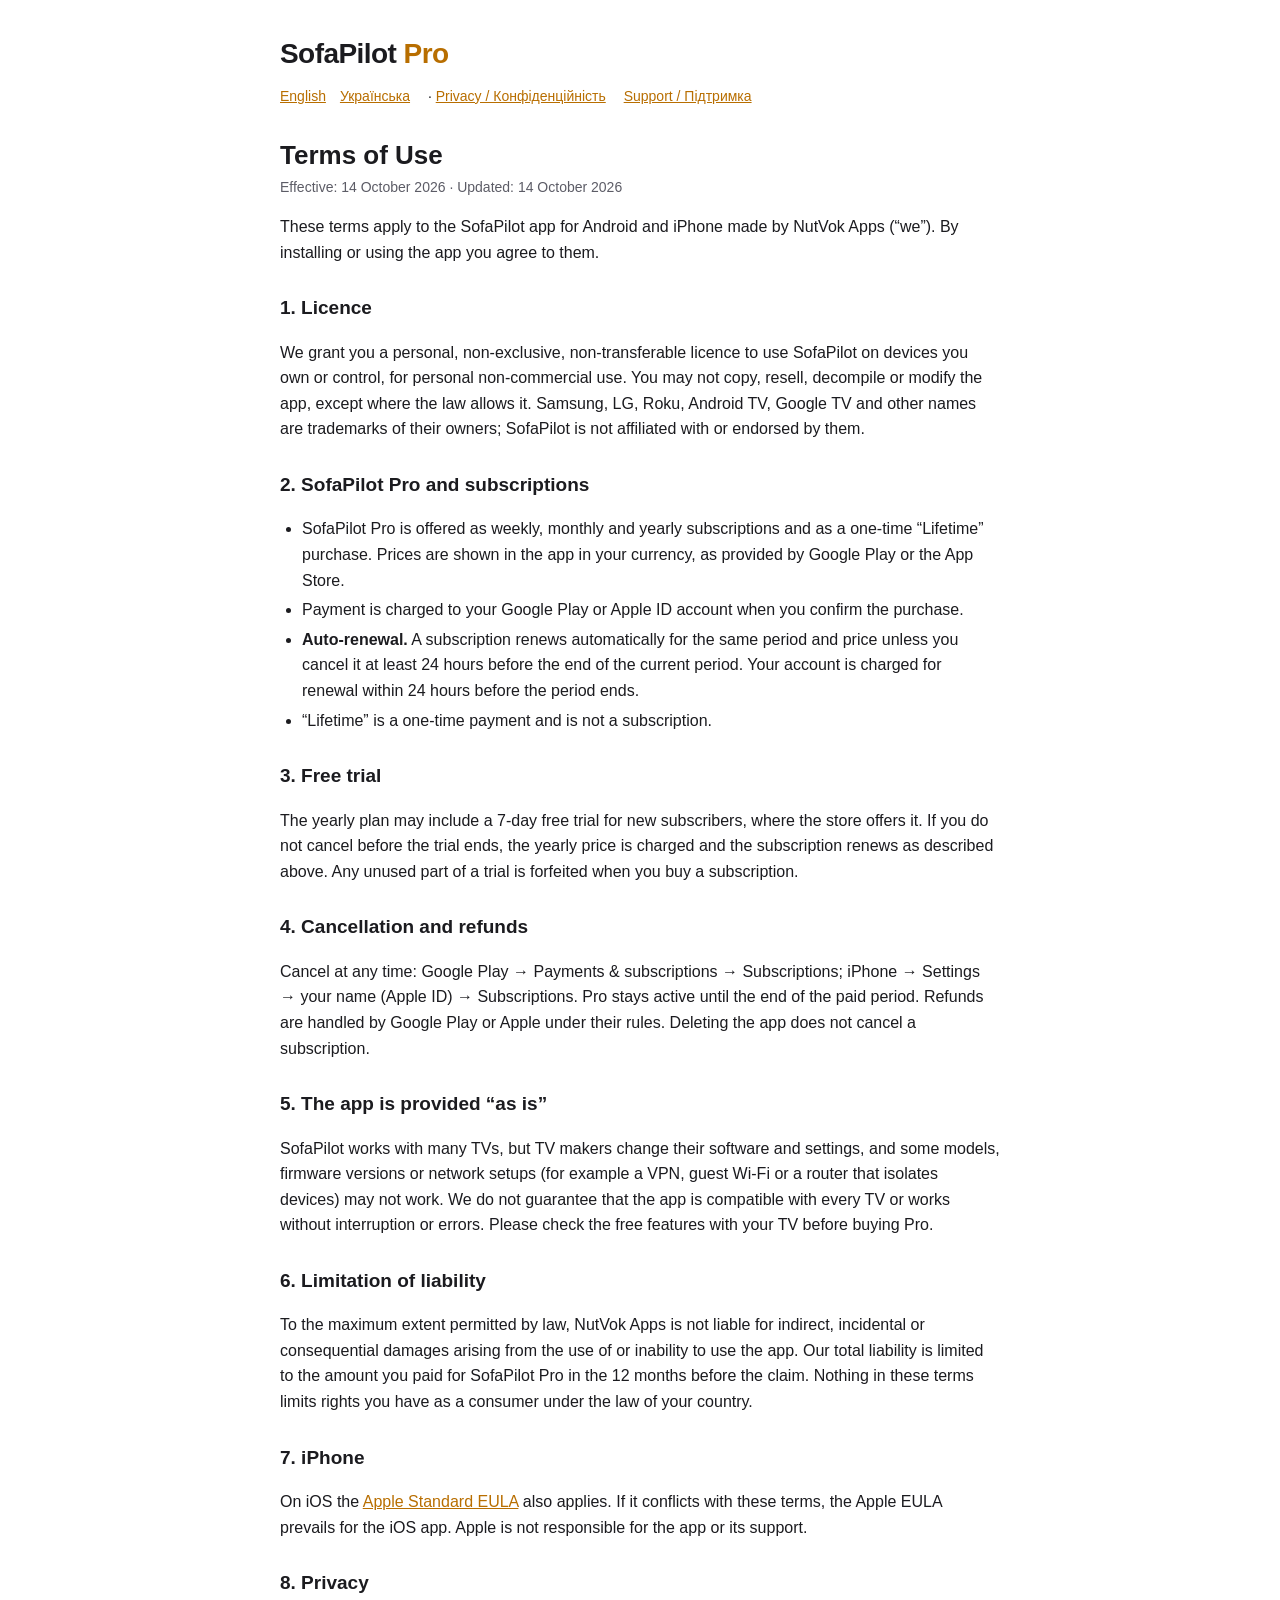
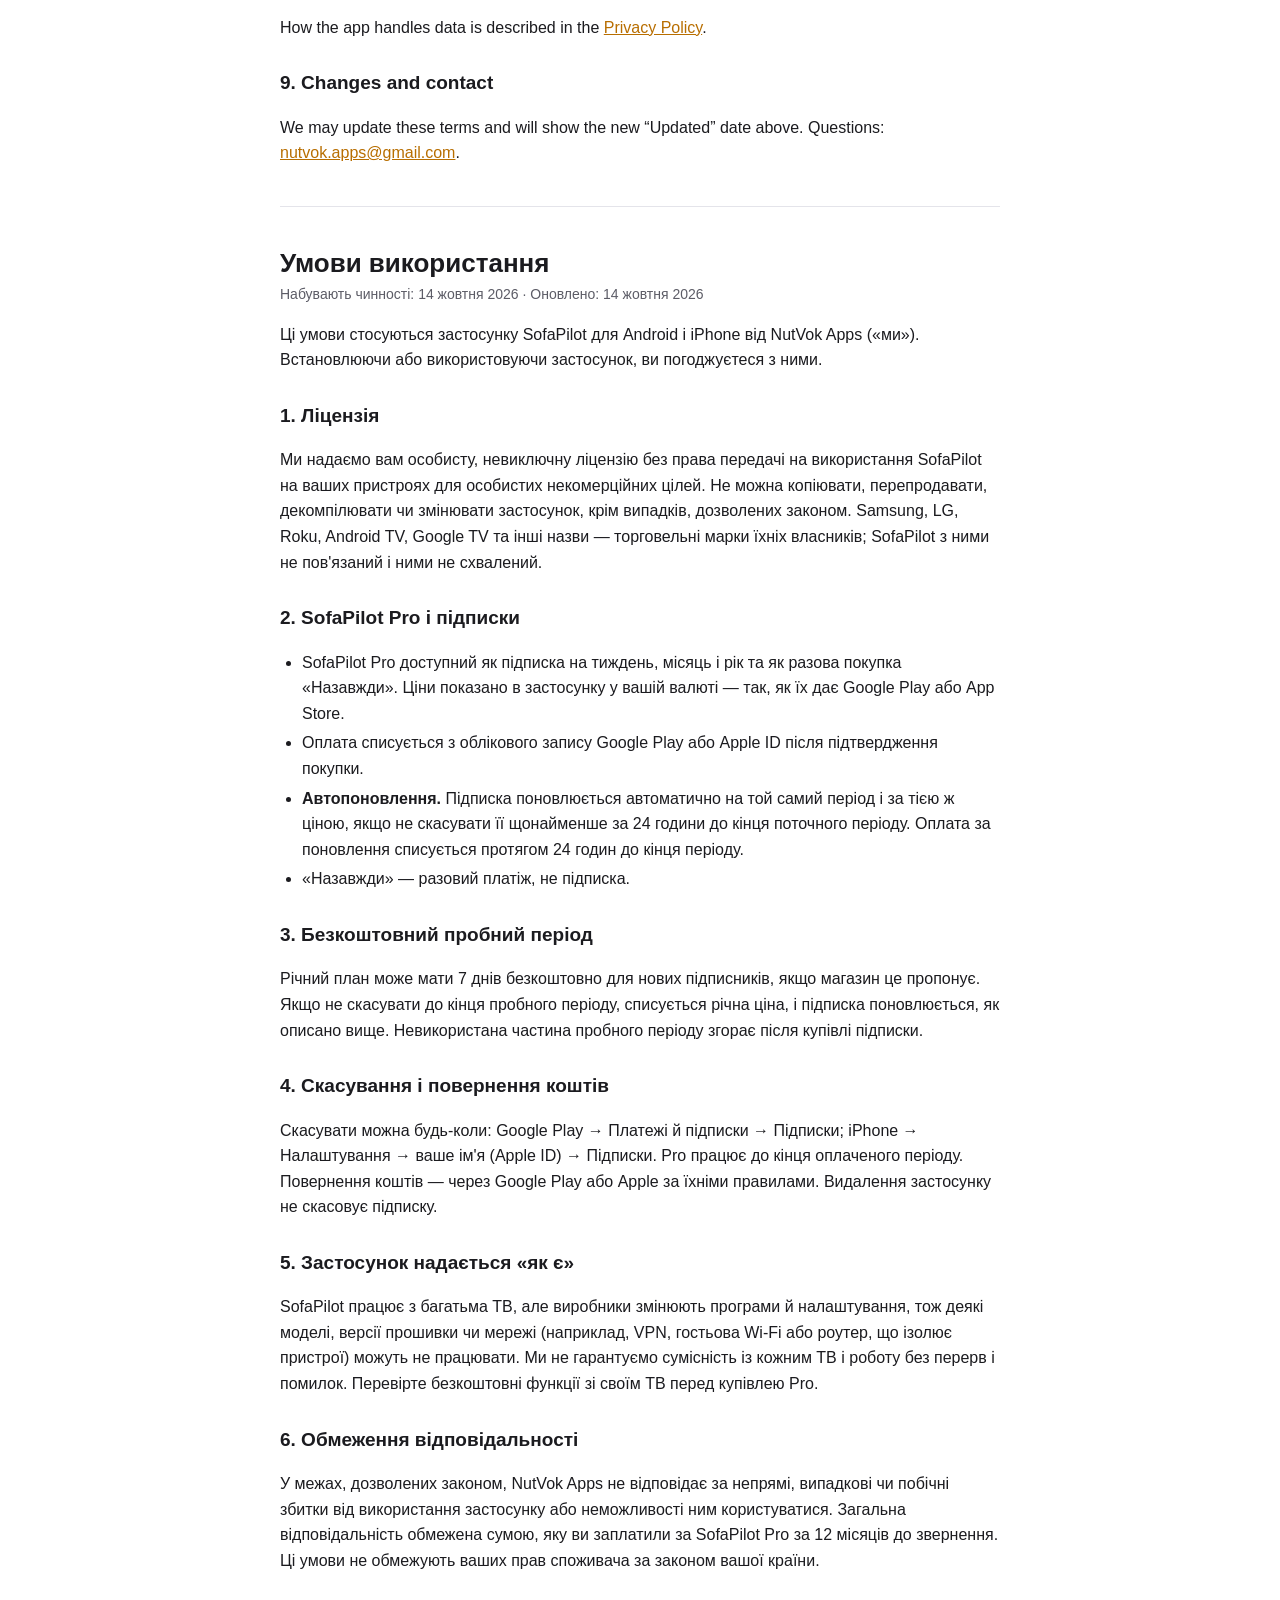
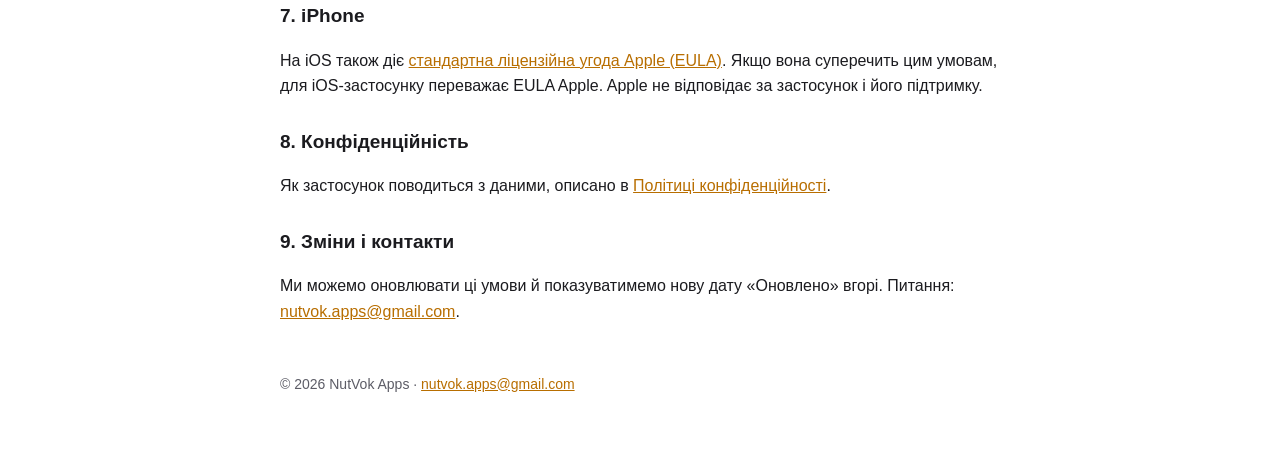
<file: sofapilot/terms.html>
<!doctype html>
<html lang="en">
<head>
<meta charset="utf-8">
<meta name="viewport" content="width=device-width, initial-scale=1">
<title>SofaPilot — Terms of Use</title>
<link rel="stylesheet" href="style.css">
</head>
<body>
<main>
<header>
  <div class="brand">SofaPilot <span>Pro</span></div>
  <nav>
    <a href="#en">English</a><a href="#uk">Українська</a>
    · <a href="privacy.html">Privacy / Конфіденційність</a>
    <a href="support.html">Support / Підтримка</a>
  </nav>
</header>

<section id="en">
<h1>Terms of Use</h1>
<p class="dates">Effective: 14 October 2026 · Updated: 14 October 2026</p>

<p>These terms apply to the SofaPilot app for Android and iPhone made by NutVok
Apps (“we”). By installing or using the app you agree to them.</p>

<h2>1. Licence</h2>
<p>We grant you a personal, non-exclusive, non-transferable licence to use
SofaPilot on devices you own or control, for personal non-commercial use. You
may not copy, resell, decompile or modify the app, except where the law allows
it. Samsung, LG, Roku, Android TV, Google TV and other names are trademarks of
their owners; SofaPilot is not affiliated with or endorsed by them.</p>

<h2>2. SofaPilot Pro and subscriptions</h2>
<ul>
  <li>SofaPilot Pro is offered as weekly, monthly and yearly subscriptions and
    as a one-time “Lifetime” purchase. Prices are shown in the app in your
    currency, as provided by Google Play or the App Store.</li>
  <li>Payment is charged to your Google Play or Apple ID account when you confirm
    the purchase.</li>
  <li><b>Auto-renewal.</b> A subscription renews automatically for the same period
    and price unless you cancel it at least 24 hours before the end of the current
    period. Your account is charged for renewal within 24 hours before the period
    ends.</li>
  <li>“Lifetime” is a one-time payment and is not a subscription.</li>
</ul>

<h2>3. Free trial</h2>
<p>The yearly plan may include a 7-day free trial for new subscribers, where the
store offers it. If you do not cancel before the trial ends, the yearly price is
charged and the subscription renews as described above. Any unused part of a
trial is forfeited when you buy a subscription.</p>

<h2>4. Cancellation and refunds</h2>
<p>Cancel at any time: Google Play → Payments &amp; subscriptions →
Subscriptions; iPhone → Settings → your name (Apple ID) → Subscriptions. Pro
stays active until the end of the paid period. Refunds are handled by Google Play
or Apple under their rules. Deleting the app does not cancel a subscription.</p>

<h2>5. The app is provided “as is”</h2>
<p>SofaPilot works with many TVs, but TV makers change their software and
settings, and some models, firmware versions or network setups (for example a
VPN, guest Wi-Fi or a router that isolates devices) may not work. We do not
guarantee that the app is compatible with every TV or works without interruption
or errors. Please check the free features with your TV before buying Pro.</p>

<h2>6. Limitation of liability</h2>
<p>To the maximum extent permitted by law, NutVok Apps is not liable for
indirect, incidental or consequential damages arising from the use of or inability
to use the app. Our total liability is limited to the amount you paid for
SofaPilot Pro in the 12 months before the claim. Nothing in these terms limits
rights you have as a consumer under the law of your country.</p>

<h2>7. iPhone</h2>
<p>On iOS the
<a href="https://www.apple.com/legal/internet-services/itunes/dev/stdeula/">Apple
Standard EULA</a> also applies. If it conflicts with these terms, the Apple EULA
prevails for the iOS app. Apple is not responsible for the app or its
support.</p>

<h2>8. Privacy</h2>
<p>How the app handles data is described in the
<a href="privacy.html">Privacy Policy</a>.</p>

<h2>9. Changes and contact</h2>
<p>We may update these terms and will show the new “Updated” date above.
Questions: <a href="mailto:nutvok.apps@gmail.com">nutvok.apps@gmail.com</a>.</p>
</section>

<section id="uk" class="lang" lang="uk">
<h1>Умови використання</h1>
<p class="dates">Набувають чинності: 14 жовтня 2026 · Оновлено: 14 жовтня 2026</p>

<p>Ці умови стосуються застосунку SofaPilot для Android і iPhone від NutVok Apps
(«ми»). Встановлюючи або використовуючи застосунок, ви погоджуєтеся з ними.</p>

<h2>1. Ліцензія</h2>
<p>Ми надаємо вам особисту, невиключну ліцензію без права передачі на
використання SofaPilot на ваших пристроях для особистих некомерційних цілей. Не
можна копіювати, перепродавати, декомпілювати чи змінювати застосунок, крім
випадків, дозволених законом. Samsung, LG, Roku, Android TV, Google TV та інші
назви — торговельні марки їхніх власників; SofaPilot з ними не пов'язаний і ними
не схвалений.</p>

<h2>2. SofaPilot Pro і підписки</h2>
<ul>
  <li>SofaPilot Pro доступний як підписка на тиждень, місяць і рік та як разова
    покупка «Назавжди». Ціни показано в застосунку у вашій валюті — так, як їх
    дає Google Play або App Store.</li>
  <li>Оплата списується з облікового запису Google Play або Apple ID після
    підтвердження покупки.</li>
  <li><b>Автопоновлення.</b> Підписка поновлюється автоматично на той самий
    період і за тією ж ціною, якщо не скасувати її щонайменше за 24 години до
    кінця поточного періоду. Оплата за поновлення списується протягом 24 годин до
    кінця періоду.</li>
  <li>«Назавжди» — разовий платіж, не підписка.</li>
</ul>

<h2>3. Безкоштовний пробний період</h2>
<p>Річний план може мати 7 днів безкоштовно для нових підписників, якщо магазин
це пропонує. Якщо не скасувати до кінця пробного періоду, списується річна ціна,
і підписка поновлюється, як описано вище. Невикористана частина пробного періоду
згорає після купівлі підписки.</p>

<h2>4. Скасування і повернення коштів</h2>
<p>Скасувати можна будь-коли: Google Play → Платежі й підписки → Підписки;
iPhone → Налаштування → ваше ім'я (Apple ID) → Підписки. Pro працює до кінця
оплаченого періоду. Повернення коштів — через Google Play або Apple за їхніми
правилами. Видалення застосунку не скасовує підписку.</p>

<h2>5. Застосунок надається «як є»</h2>
<p>SofaPilot працює з багатьма ТВ, але виробники змінюють програми й
налаштування, тож деякі моделі, версії прошивки чи мережі (наприклад, VPN,
гостьова Wi-Fi або роутер, що ізолює пристрої) можуть не працювати. Ми не
гарантуємо сумісність із кожним ТВ і роботу без перерв і помилок. Перевірте
безкоштовні функції зі своїм ТВ перед купівлею Pro.</p>

<h2>6. Обмеження відповідальності</h2>
<p>У межах, дозволених законом, NutVok Apps не відповідає за непрямі, випадкові
чи побічні збитки від використання застосунку або неможливості ним
користуватися. Загальна відповідальність обмежена сумою, яку ви заплатили за
SofaPilot Pro за 12 місяців до звернення. Ці умови не обмежують ваших прав
споживача за законом вашої країни.</p>

<h2>7. iPhone</h2>
<p>На iOS також діє
<a href="https://www.apple.com/legal/internet-services/itunes/dev/stdeula/">стандартна
ліцензійна угода Apple (EULA)</a>. Якщо вона суперечить цим умовам, для
iOS-застосунку переважає EULA Apple. Apple не відповідає за застосунок і його
підтримку.</p>

<h2>8. Конфіденційність</h2>
<p>Як застосунок поводиться з даними, описано в
<a href="privacy.html">Політиці конфіденційності</a>.</p>

<h2>9. Зміни і контакти</h2>
<p>Ми можемо оновлювати ці умови й показуватимемо нову дату «Оновлено» вгорі.
Питання: <a href="mailto:nutvok.apps@gmail.com">nutvok.apps@gmail.com</a>.</p>
</section>

<footer>© 2026 NutVok Apps · <a href="mailto:nutvok.apps@gmail.com">nutvok.apps@gmail.com</a></footer>
</main>
</body>
</html>
</file>
<file: sofapilot/style.css>
:root {
  --bg: #ffffff;
  --text: #1b1b1f;
  --muted: #5c5c66;
  --accent: #b86e00;
  --line: #e4e4ea;
  --card: #f7f7f9;
}
@media (prefers-color-scheme: dark) {
  :root {
    --bg: #0e0e10;
    --text: #f2f2f5;
    --muted: #a3a3ad;
    --accent: #ffb23f;
    --line: #2a2a30;
    --card: #17171a;
  }
}
* { box-sizing: border-box; }
body {
  margin: 0;
  background: var(--bg);
  color: var(--text);
  font: 16px/1.6 -apple-system, BlinkMacSystemFont, "Segoe UI", Roboto,
    "Helvetica Neue", Arial, sans-serif;
}
main { max-width: 760px; margin: 0 auto; padding: 32px 20px 64px; }
header { margin-bottom: 24px; }
.brand { font-size: 28px; font-weight: 800; letter-spacing: -0.02em; }
.brand span { color: var(--accent); }
nav { margin-top: 8px; font-size: 14px; }
nav a { margin-right: 14px; }
a { color: var(--accent); }
h1 { font-size: 26px; line-height: 1.25; margin: 32px 0 4px; }
h2 { font-size: 19px; margin: 28px 0 8px; }
.dates { color: var(--muted); font-size: 14px; margin: 0 0 16px; }
.lang { border-top: 1px solid var(--line); margin-top: 40px; padding-top: 8px; }
.note {
  background: var(--card);
  border: 1px solid var(--line);
  border-radius: 12px;
  padding: 12px 16px;
}
ul { padding-left: 22px; }
li { margin: 4px 0; }
footer { margin-top: 48px; color: var(--muted); font-size: 14px; }
h3 { font-size: 16px; margin: 20px 0 6px; }
</file>
